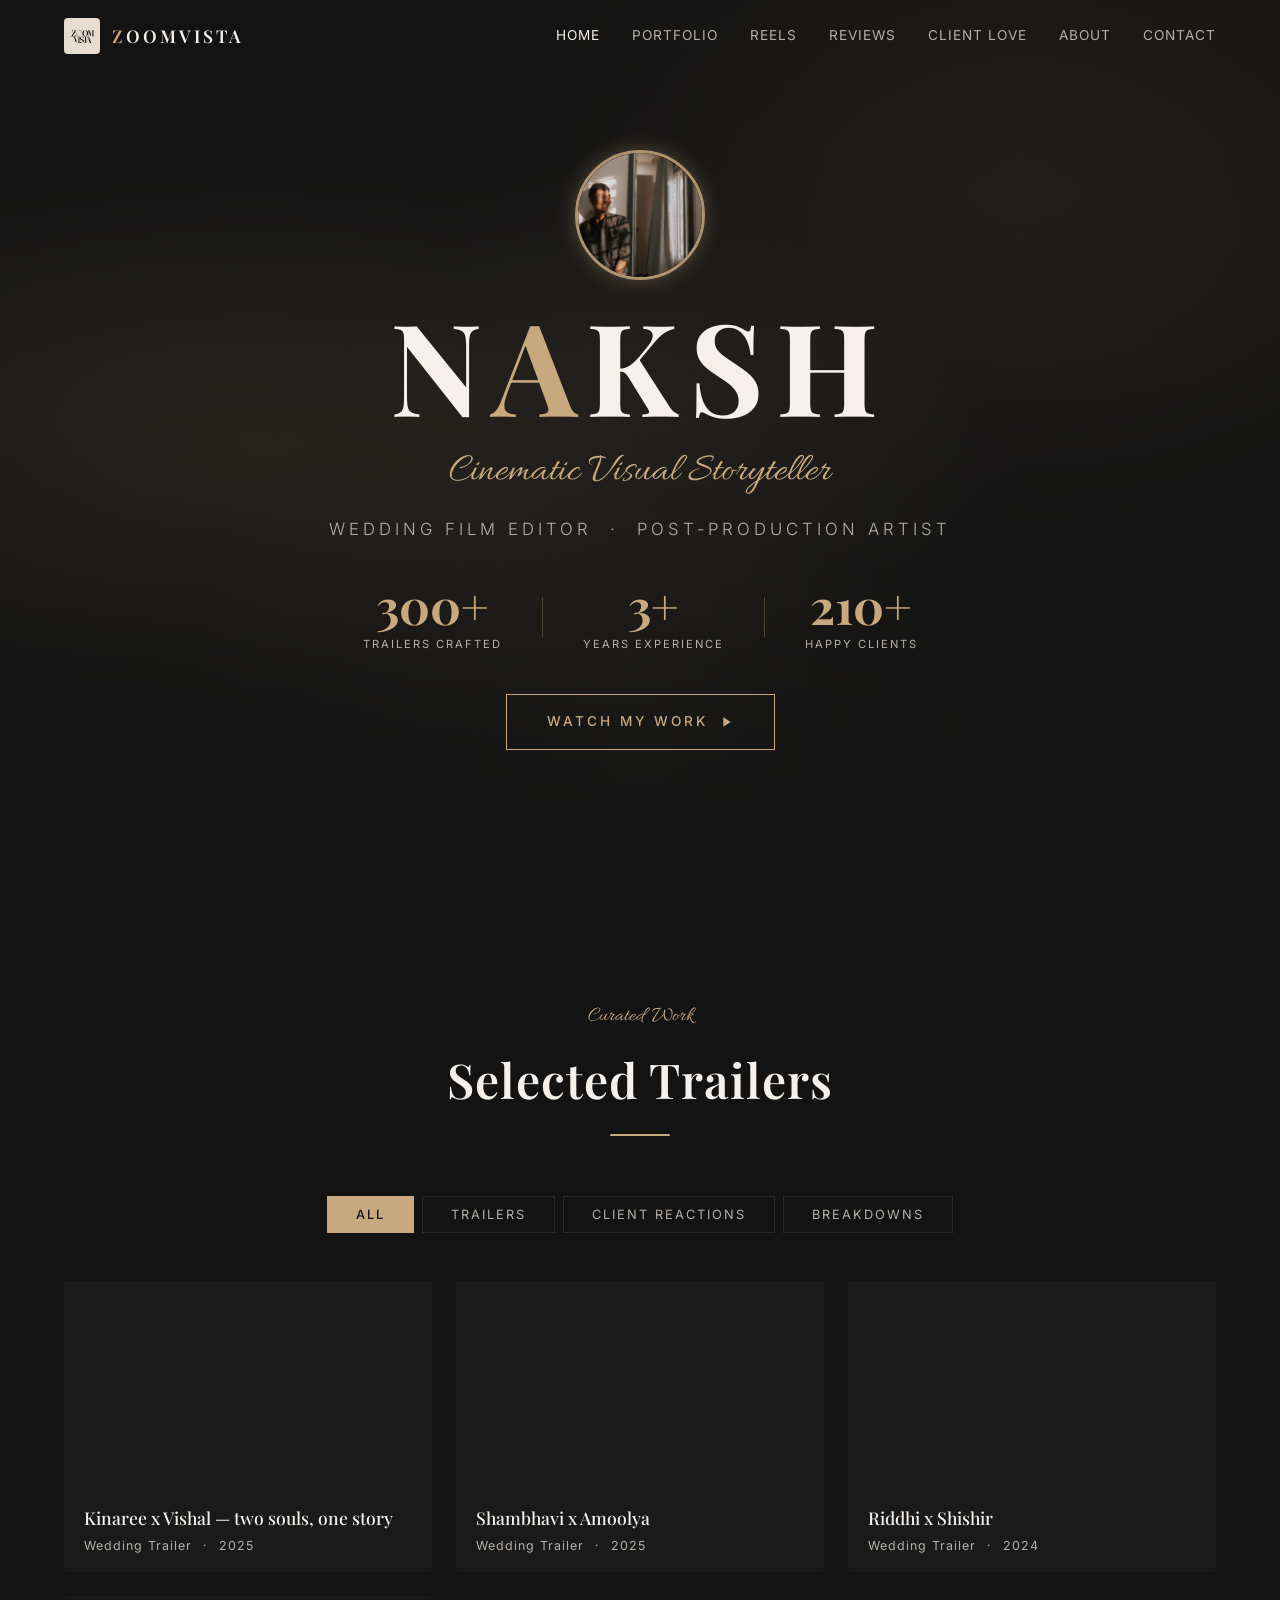
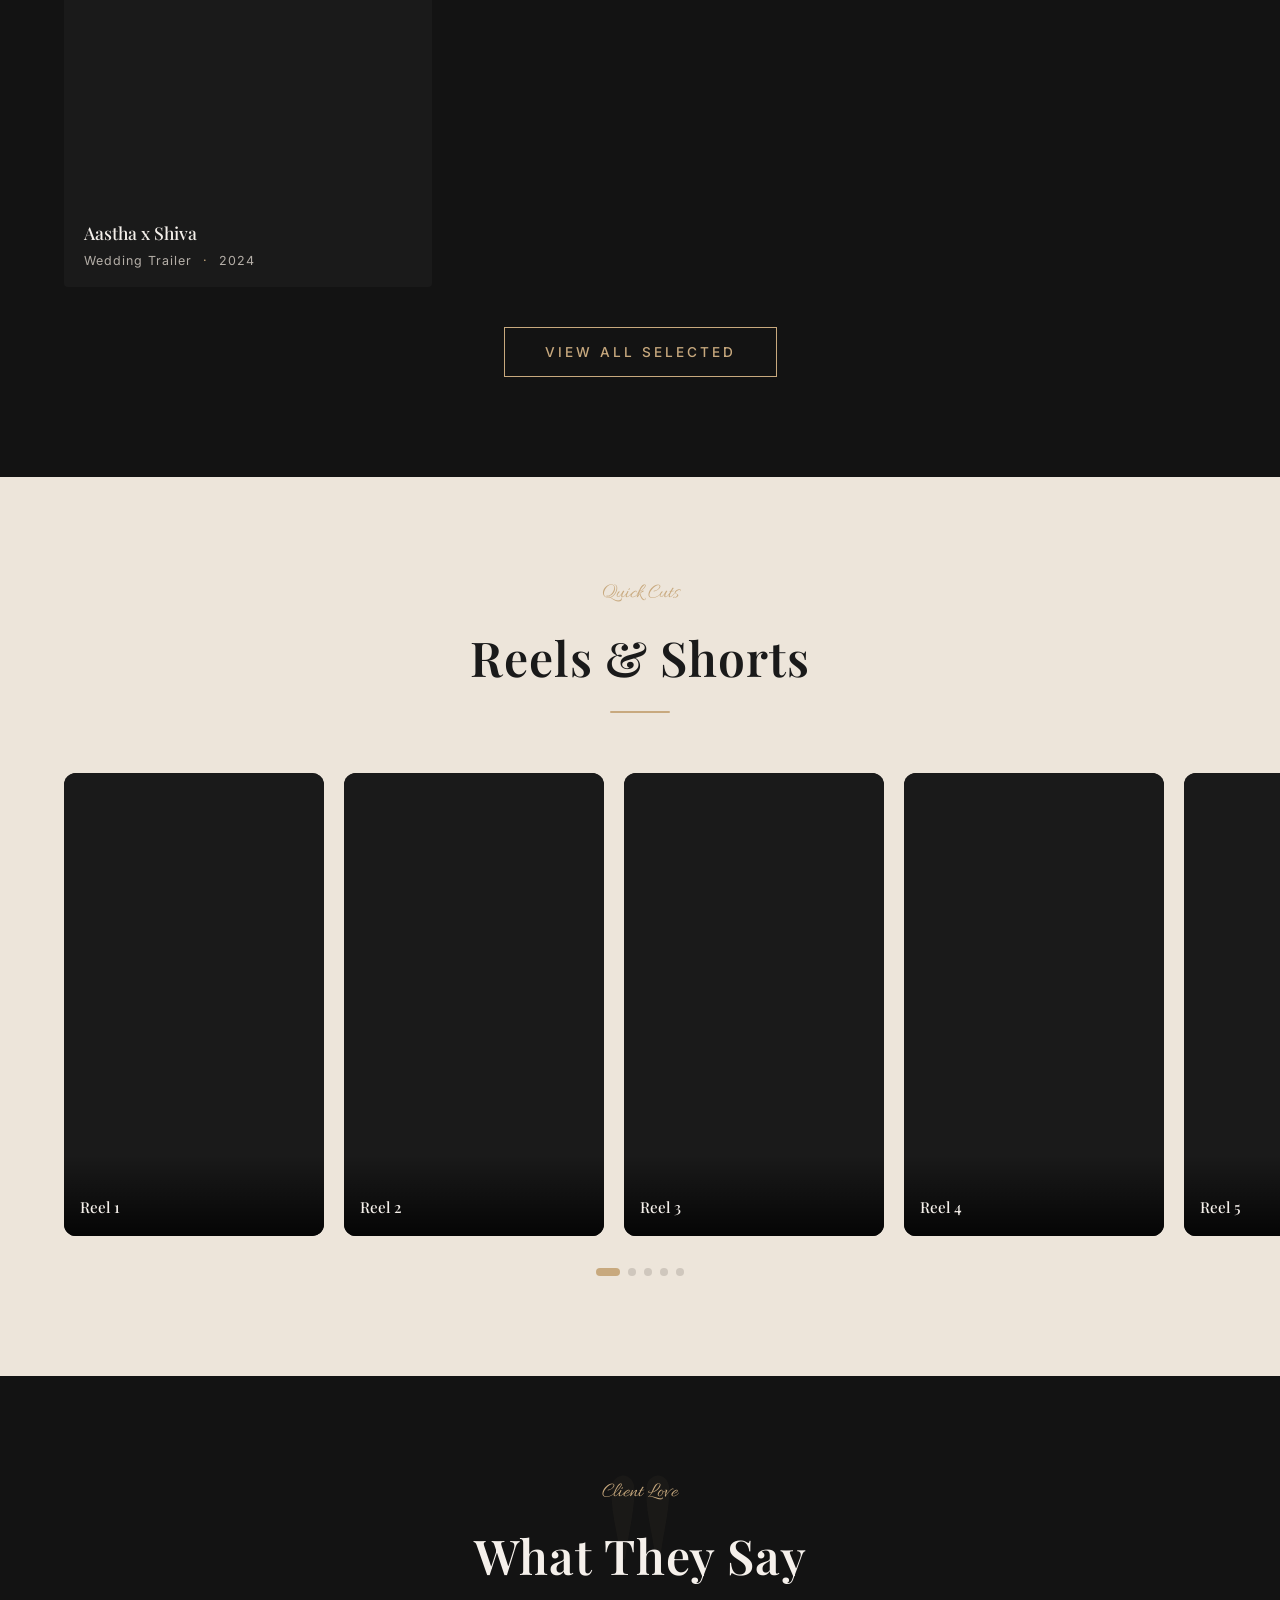
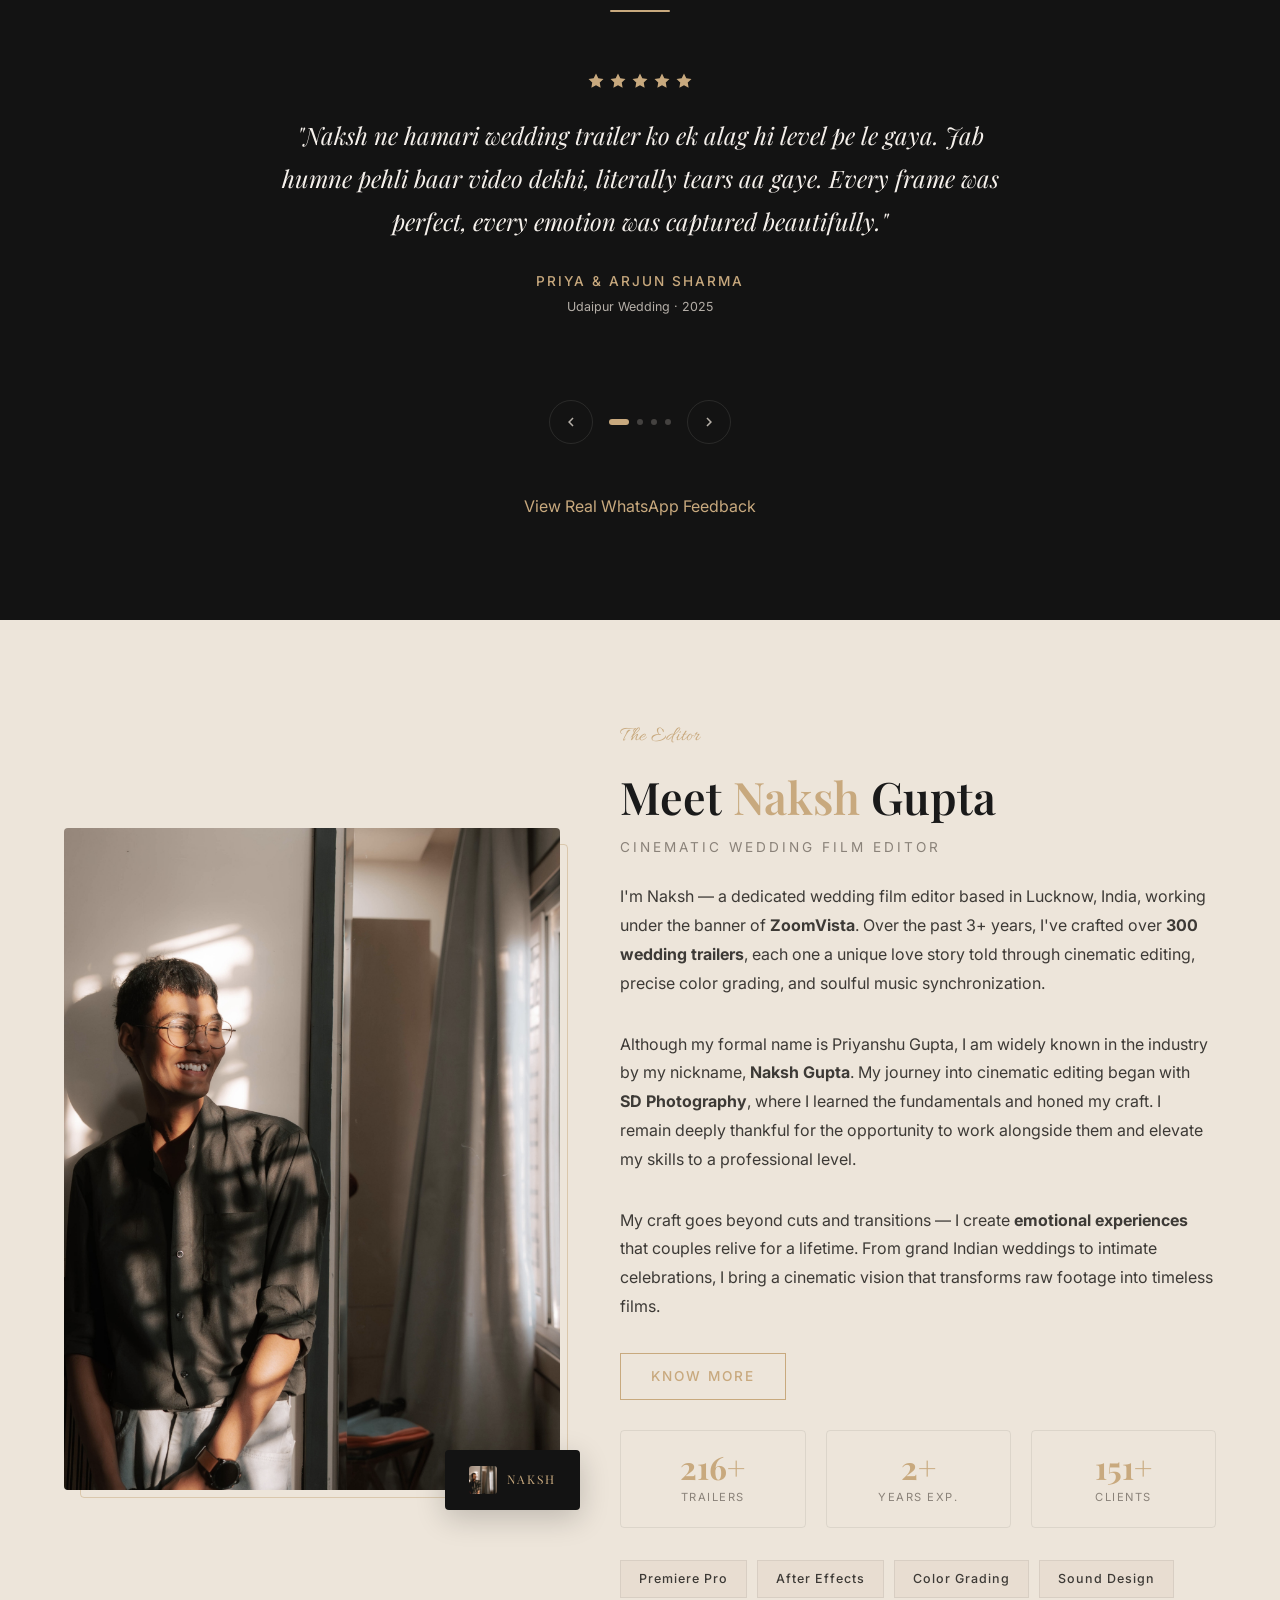
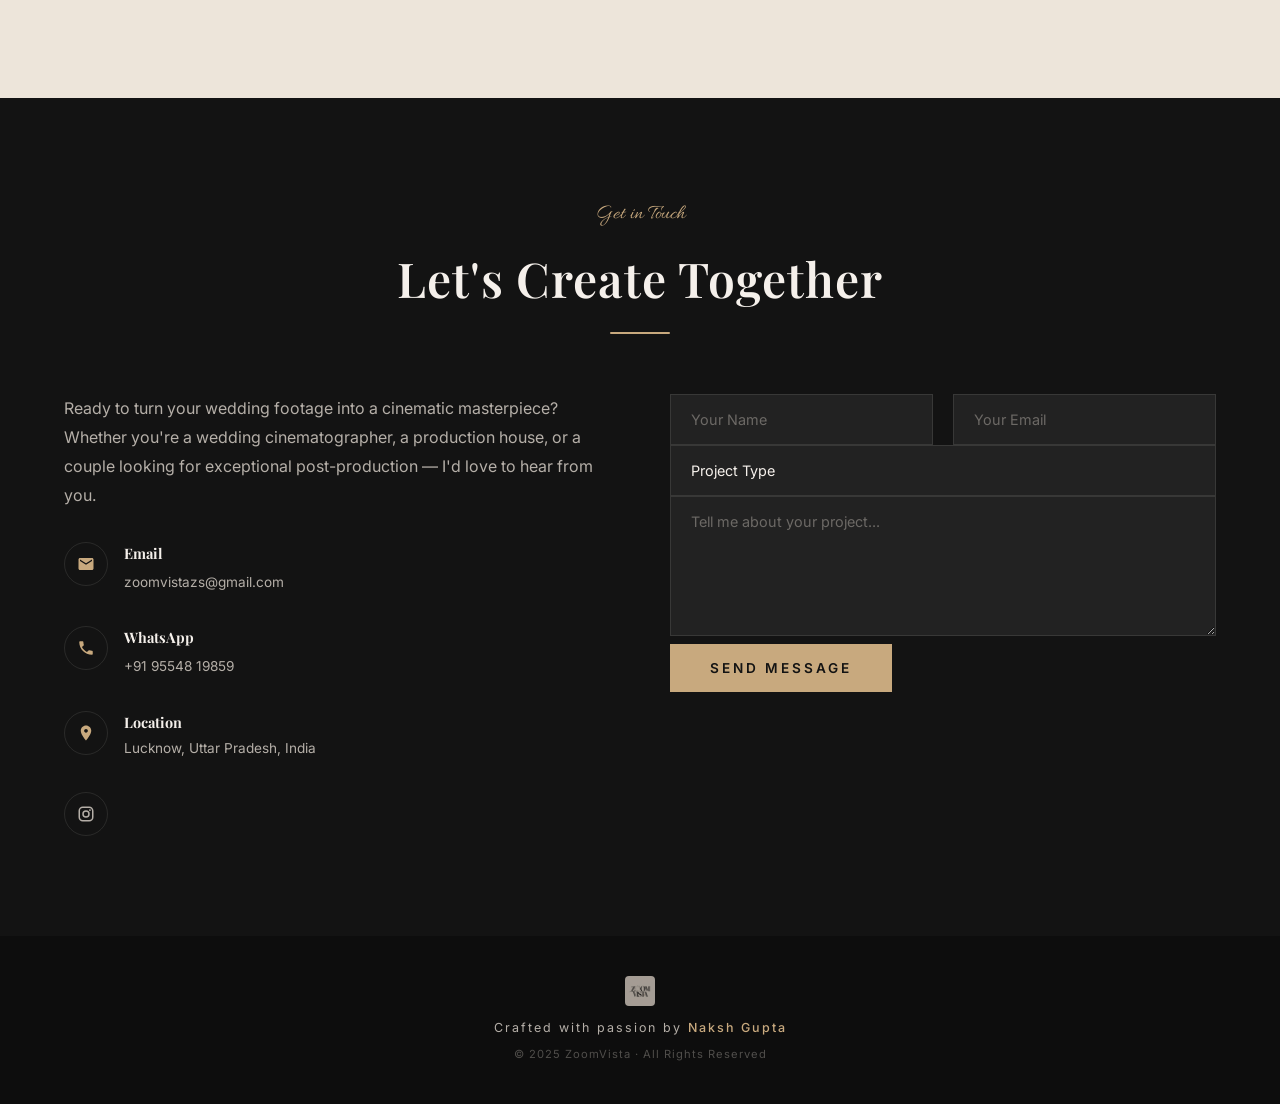
<file: index.html>
<!DOCTYPE html>
<html lang="en">

<head>
  <meta charset="UTF-8">
  <meta name="viewport" content="width=device-width, initial-scale=1.0">
  <title>Naksh Gupta — Cinematic Wedding Film Editor | ZoomVista</title>
  <meta name="description"
    content="Naksh Gupta is a professional cinematic wedding film editor based in Lucknow, India. With 300+ wedding trailers crafted under ZoomVista, he specializes in emotional, cinematic storytelling for wedding films worldwide.">
  <meta name="keywords"
    content="wedding video editor, cinematic wedding films, wedding trailer editor, Naksh Gupta, ZoomVista, Lucknow, India, post-production, wedding cinematography">
  <meta property="og:title" content="Naksh Gupta — Cinematic Wedding Film Editor">
  <meta property="og:description" content="300+ wedding trailers crafted. Cinematic storytelling that moves hearts.">
  <meta property="og:type" content="website">
  <link rel="stylesheet" href="style.css">
</head>

<body>

  <!-- ===== PAGE LOADER ===== -->
  <div class="page-loader" id="pageLoader">
    <img src="logo.jpg" alt="ZoomVista" class="loader-logo">
    <div class="loader-bar"></div>
  </div>

  <!-- ===== NAVIGATION ===== -->
  <nav class="navbar" id="navbar">
    <div class="nav-container">
      <a href="#home" class="nav-brand">
        <img src="logo.jpg" alt="ZoomVista Logo" class="nav-logo">
        <span class="nav-name"><span>Z</span>oomVista</span>
      </a>
      <div class="nav-links">
        <a href="#home">Home</a>
        <a href="#portfolio">Portfolio</a>
        <a href="#reels">Reels</a>
        <a href="#reviews">Reviews</a>
        <a href="feedback.html">Client Love</a>
        <a href="#about">About</a>
        <a href="#contact">Contact</a>
      </div>
      <div class="hamburger" id="hamburger">
        <span></span>
        <span></span>
        <span></span>
      </div>
    </div>
  </nav>

  <!-- Mobile Nav -->
  <div class="mobile-nav" id="mobileNav">
    <a href="#home">Home</a>
    <a href="#portfolio">Portfolio</a>
    <a href="#reels">Reels</a>
    <a href="#reviews">Reviews</a>
    <a href="feedback.html">Client Love</a>
    <a href="#about">About</a>
    <a href="#contact">Contact</a>
  </div>

  <!-- ===== HERO SECTION ===== -->
  <section class="hero" id="home">
    <!-- 
      BACKGROUND VIDEO: Replace YOUR_SHOWREEL_ID with your Gumlet asset ID.
      Uncomment the div below and comment out .hero-gradient-bg to use a video background.
    -->
    <!--
    <div class="hero-video-bg">
      <iframe 
        src="https://play.gumlet.io/embed/YOUR_SHOWREEL_ID?autoplay=true&background=true&loop=true&preload=true" 
        width="100%" height="100%" 
        frameborder="0" 
        allow="autoplay; fullscreen; encrypted-media">
      </iframe>
    </div>
    -->

    <!-- Gradient Fallback (remove when using video bg) -->
    <div class="hero-gradient-bg"></div>

    <!-- Floating particles -->
    <div class="hero-particles">
      <div class="particle"></div>
      <div class="particle"></div>
      <div class="particle"></div>
      <div class="particle"></div>
      <div class="particle"></div>
      <div class="particle"></div>
      <div class="particle"></div>
      <div class="particle"></div>
      <div class="particle"></div>
      <div class="particle"></div>
    </div>

    <div class="hero-overlay"></div>

    <div class="hero-content">
      <img src="assets/naksh-photo.jpg" alt="Naksh Gupta" class="hero-avatar">
      <h1 class="hero-name">N<span class="gold">A</span>KSH</h1>
      <p class="hero-signature">Cinematic Visual Storyteller</p>
      <p class="hero-tagline">Wedding Film Editor &nbsp;·&nbsp; Post-Production Artist</p>

      <div class="hero-stats">
        <div class="hero-stat">
          <div class="stat-number" data-count="300">0</div>
          <div class="stat-label">Trailers Crafted</div>
        </div>
        <div class="hero-stat-divider"></div>
        <div class="hero-stat">
          <div class="stat-number" data-count="3">0</div>
          <div class="stat-label">Years Experience</div>
        </div>
        <div class="hero-stat-divider"></div>
        <div class="hero-stat">
          <div class="stat-number" data-count="210">0</div>
          <div class="stat-label">Happy Clients</div>
        </div>
      </div>

      <a href="#portfolio" class="hero-cta">
        Watch My Work
        <svg viewBox="0 0 24 24">
          <path d="M8 5v14l11-7z" />
        </svg>
      </a>
    </div>
  </section>

  <!-- ===== PORTFOLIO SECTION ===== -->
  <section class="portfolio" id="portfolio">
    <div class="container">
      <div class="section-heading reveal">
        <span class="accent-text">Curated Work</span>
        <h2>Selected Trailers</h2>
        <div class="heading-line"></div>
      </div>

      <div class="filter-tabs reveal">
        <button class="filter-tab active" data-filter="all">All</button>
        <button class="filter-tab" data-filter="trailer">Trailers</button>
        <button class="filter-tab" data-filter="reaction">Client Reactions</button>
        <button class="filter-tab" data-filter="breakdown">Breakdowns</button>
      </div>

      <div class="video-grid">
        <!-- VIDEO CARD 1 -->
        <div class="video-card reveal" data-category="trailer">
          <div class="video-wrapper">
            <iframe loading="lazy" title="Gumlet video player"
              src="https://play.gumlet.io/embed/69dea1a81fa8b408f622060b?background=false&autoplay=false&loop=false&disable_player_controls=false"
              style="border:none; position: absolute; top: 0; left: 0; height: 100%; width: 100%;"
              referrerpolicy="origin"
              allow="accelerometer; gyroscope; autoplay; encrypted-media; picture-in-picture; fullscreen;clipboard-write;"></iframe>
          </div>
          <div class="video-info">
            <h3>Kinaree x Vishal — two souls, one story, and a beautiful journey that’s just beginning. </h3>
            <p class="video-meta">Wedding Trailer <span>·</span> 2025</p>
          </div>
        </div>

        <!-- VIDEO CARD 2 -->
        <div class="video-card reveal reveal-delay-1" data-category="trailer">
          <div class="video-wrapper">
            <iframe loading="lazy" title="Gumlet video player"
              src="https://play.gumlet.io/embed/69dea8dfdbd80813257f2b3c?background=false&autoplay=false&loop=false&disable_player_controls=false"
              style="border:none; position: absolute; top: 0; left: 0; height: 100%; width: 100%;"
              referrerpolicy="origin"
              allow="accelerometer; gyroscope; autoplay; encrypted-media; picture-in-picture; fullscreen;clipboard-write;"></iframe>
          </div>
          <div class="video-info">
            <h3>Shambhavi x Amoolya — a love that feels effortless, yet unforgettable. ✨🎬</h3>
            <p class="video-meta">Wedding Trailer <span>·</span> 2025</p>
          </div>
        </div>

        <!-- VIDEO CARD 3 -->
        <div class="video-card reveal" data-category="trailer">
          <div class="video-wrapper">
            <iframe loading="lazy" title="Gumlet video player"
              src="https://play.gumlet.io/embed/69dea8df0e45fb2cfcef0d13?background=false&autoplay=false&loop=false&disable_player_controls=false"
              style="border:none; position: absolute; top: 0; left: 0; height: 100%; width: 100%;"
              referrerpolicy="origin"
              allow="accelerometer; gyroscope; autoplay; encrypted-media; picture-in-picture; fullscreen; clipboard-write;"></iframe>
          </div>
          <div class="video-info">
            <h3>Riddhi x Shishir — where every glance feels like home, and every moment turns into a memory</h3>
            <p class="video-meta">Wedding Trailer <span>·</span> 2024</p>
          </div>
        </div>

        <!-- VIDEO CARD 4 -->
        <div class="video-card reveal reveal-delay-1" data-category="trailer">
          <div class="video-wrapper">
            <iframe loading="lazy" title="Gumlet video player"
              src="https://play.gumlet.io/embed/69dea1840e45fb2cfcee7081?background=false&autoplay=false&loop=false&disable_player_controls=false"
              style="border:none; position: absolute; top: 0; left: 0; height: 100%; width: 100%;"
              referrerpolicy="origin"
              allow="accelerometer; gyroscope; autoplay; encrypted-media; picture-in-picture; fullscreen; clipboard-write;"></iframe>
          </div>
          <div class="video-info">
            <h3>Aastha x Shiva — a bond written in fate, unfolding into a timeless love story. </h3>
            <p class="video-meta">Wedding Trailer <span>·</span> 2024</p>
          </div>
        </div>

        <!-- VIDEO CARD 5 -->
        <div class="video-card reveal" data-category="trailer">
          <div class="video-wrapper">
            <iframe loading="lazy" title="Gumlet video player"
              src="https://play.gumlet.io/embed/69dea8dfdbd80813257f2b45?background=false&autoplay=false&loop=false&disable_player_controls=false"
              style="border:none; position: absolute; top: 0; left: 0; height: 100%; width: 100%;"
              referrerpolicy="origin"
              allow="accelerometer; gyroscope; autoplay; encrypted-media; picture-in-picture; fullscreen; clipboard-write;"></iframe>
          </div>
          <div class="video-info">
            <h3>Akshay x Sonakshi — two hearts, one vibe, and a story that just feels right</h3>
            <p class="video-meta">Wedding Trailer <span>·</span> 2023</p>
          </div>
        </div>


        <!-- NEW CLIENT REACTION -->
        <div class="video-card reveal" data-category="reaction">
          <div class="video-wrapper">
            <iframe loading="lazy" title="Gumlet video player"
              src="https://play.gumlet.io/embed/69e694c3d04993c17e0940d4?background=false&autoplay=false&loop=false&disable_player_controls=false"
              style="border:none; position: absolute; top: 0; left: 0; height: 100%; width: 100%;"
              referrerpolicy="origin"
              allow="accelerometer; gyroscope; autoplay; encrypted-media; picture-in-picture; fullscreen;clipboard-write;"></iframe>
          </div>
          <div class="video-info">
            <h3>Client Feedback — ZoomVista</h3>
            <p class="video-meta">Live Review <span>·</span> 2024</p>
          </div>
        </div>

        <!-- VIDEO CARD 7 -->
        <div class="video-card reveal" data-category="breakdown">
          <div class="video-wrapper" style="padding-top: 0; aspect-ratio: 9/16;">
            <iframe loading="lazy" title="Gumlet video player"
              src="https://play.gumlet.io/embed/69dec4621fa8b408f62504fa?background=false&autoplay=false&loop=false&disable_player_controls=false"
              style="border:none; position: absolute; top: 0; left: 0; height: 100%; width: 100%;"
              referrerpolicy="origin"
              allow="accelerometer; gyroscope; autoplay; encrypted-media; picture-in-picture; fullscreen;clipboard-write;"></iframe>
          </div>
          <div class="video-info">
            <h3>Timeline Breakdown 1</h3>
            <p class="video-meta">Editing Process <span>·</span> 2024</p>
          </div>
        </div>

        <!-- VIDEO CARD 8 -->
        <div class="video-card reveal reveal-delay-1" data-category="breakdown">
          <div class="video-wrapper" style="padding-top: 0; aspect-ratio: 9/16;">
            <iframe loading="lazy" title="Gumlet video player"
              src="https://play.gumlet.io/embed/69dec4620e45fb2cfcf17169?background=false&autoplay=false&loop=false&disable_player_controls=false"
              style="border:none; position: absolute; top: 0; left: 0; height: 100%; width: 100%;"
              referrerpolicy="origin"
              allow="accelerometer; gyroscope; autoplay; encrypted-media; picture-in-picture; fullscreen;clipboard-write;"></iframe>
          </div>
          <div class="video-info">
            <h3>Timeline Breakdown 2</h3>
            <p class="video-meta">Editing Process <span>·</span> 2024</p>
          </div>
        </div>

        <!-- VIDEO CARD 9 -->
        <div class="video-card reveal" data-category="breakdown">
          <div class="video-wrapper" style="padding-top: 0; aspect-ratio: 9/16;">
            <iframe loading="lazy" title="Gumlet video player"
              src="https://play.gumlet.io/embed/69dec462dbd8081325818aa4?background=false&autoplay=false&loop=false&disable_player_controls=false"
              style="border:none; position: absolute; top: 0; left: 0; height: 100%; width: 100%;"
              referrerpolicy="origin"
              allow="accelerometer; gyroscope; autoplay; encrypted-media; picture-in-picture; fullscreen;clipboard-write;"></iframe>
          </div>
          <div class="video-info">
            <h3>Timeline Breakdown 3</h3>
            <p class="video-meta">Editing Process <span>·</span> 2024</p>
          </div>
        </div>

        <!-- VIDEO CARD 10 -->
        <div class="video-card reveal reveal-delay-1" data-category="breakdown">
          <div class="video-wrapper" style="position:relative;aspect-ratio:9/16;">
            <iframe loading="lazy" title="Gumlet video player"
              src="https://play.gumlet.io/embed/69dffd55a9b612503f1845fc?background=false&autoplay=false&loop=false&disable_player_controls=false"
              style="border:none; position: absolute; top: 0; left: 0; height: 100%; width: 100%;"
              referrerpolicy="origin"
              allow="accelerometer; gyroscope; autoplay; encrypted-media; picture-in-picture; fullscreen;clipboard-write;"></iframe>
          </div>
          <div class="video-info">
            <h3>Timeline Breakdown 4</h3>
            <p class="video-meta">Editing Process <span>·</span> 2024</p>
          </div>
        </div>
      </div>

      <div id="viewMoreWrapper" style="text-align: center; margin-top: 40px; display: none;">
        <button id="viewMoreBtn" class="hero-cta">View All Selected</button>
      </div>
    </div>
  </section>

  <!-- ===== REELS SECTION ===== -->
  <section class="reels" id="reels">
    <div class="container">
      <div class="section-heading reveal">
        <span class="accent-text">Quick Cuts</span>
        <h2>Reels & Shorts</h2>
        <div class="heading-line"></div>
      </div>
    </div>

    <div class="reels-slider" id="reelsSlider">
      <!-- REEL 1 -->
      <div class="reel-card">
        <div class="reel-wrapper">
          <iframe loading="lazy" title="Gumlet video player"
            src="https://play.gumlet.io/embed/69e004a3e034f96e26e07c93?background=false&autoplay=false&loop=false&disable_player_controls=false"
            style="border:none; position: absolute; top: 0; left: 0; height: 100%; width: 100%;" referrerpolicy="origin"
            allow="accelerometer; gyroscope; autoplay; encrypted-media; picture-in-picture; fullscreen;clipboard-write;"></iframe>
        </div>
        <div class="reel-title">
          <h4>Reel 1</h4>
        </div>
      </div>

      <!-- REEL 2 -->
      <div class="reel-card">
        <div class="reel-wrapper">
          <iframe loading="lazy" title="Gumlet video player"
            src="https://play.gumlet.io/embed/69e004a3e034f96e26e07c68?background=false&autoplay=false&loop=false&disable_player_controls=false"
            style="border:none; position: absolute; top: 0; left: 0; height: 100%; width: 100%;" referrerpolicy="origin"
            allow="accelerometer; gyroscope; autoplay; encrypted-media; picture-in-picture; fullscreen;clipboard-write;"></iframe>
        </div>
        <div class="reel-title">
          <h4>Reel 2</h4>
        </div>
      </div>

      <!-- REEL 3 -->
      <div class="reel-card">
        <div class="reel-wrapper">
          <iframe loading="lazy" title="Gumlet video player"
            src="https://play.gumlet.io/embed/69e004a3e034f96e26e07c7d?background=false&autoplay=false&loop=false&disable_player_controls=false"
            style="border:none; position: absolute; top: 0; left: 0; height: 100%; width: 100%;" referrerpolicy="origin"
            allow="accelerometer; gyroscope; autoplay; encrypted-media; picture-in-picture; fullscreen;clipboard-write;"></iframe>
        </div>
        <div class="reel-title">
          <h4>Reel 3</h4>
        </div>
      </div>

      <!-- REEL 4 -->
      <div class="reel-card">
        <div class="reel-wrapper">
          <iframe loading="lazy" title="Gumlet video player"
            src="https://play.gumlet.io/embed/69e004a3e034f96e26e07c6c?background=false&autoplay=false&loop=false&disable_player_controls=false"
            style="border:none; position: absolute; top: 0; left: 0; height: 100%; width: 100%;" referrerpolicy="origin"
            allow="accelerometer; gyroscope; autoplay; encrypted-media; picture-in-picture; fullscreen;clipboard-write;"></iframe>
        </div>
        <div class="reel-title">
          <h4>Reel 4</h4>
        </div>
      </div>

      <!-- REEL 5 -->
      <div class="reel-card">
        <div class="reel-wrapper">
          <iframe loading="lazy" title="Gumlet video player"
            src="https://play.gumlet.io/embed/69e004a3e034f96e26e07c66?background=false&autoplay=false&loop=false&disable_player_controls=false"
            style="border:none; position: absolute; top: 0; left: 0; height: 100%; width: 100%;" referrerpolicy="origin"
            allow="accelerometer; gyroscope; autoplay; encrypted-media; picture-in-picture; fullscreen;clipboard-write;"></iframe>
        </div>
        <div class="reel-title">
          <h4>Reel 5</h4>
        </div>
      </div>

      <!-- REEL 6 -->
      <div class="reel-card">
        <div class="reel-wrapper">
          <iframe loading="lazy" title="Gumlet video player"
            src="https://play.gumlet.io/embed/69e004a3aa34550ef76abb25?background=false&autoplay=false&loop=false&disable_player_controls=false"
            style="border:none; position: absolute; top: 0; left: 0; height: 100%; width: 100%;" referrerpolicy="origin"
            allow="accelerometer; gyroscope; autoplay; encrypted-media; picture-in-picture; fullscreen;clipboard-write;"></iframe>
        </div>
        <div class="reel-title">
          <h4>Reel 6</h4>
        </div>
      </div>

      <!-- REEL 7 -->
      <div class="reel-card">
        <div class="reel-wrapper">
          <iframe loading="lazy" title="Gumlet video player"
            src="https://play.gumlet.io/embed/69e004a2aa34550ef76abb14?background=false&autoplay=false&loop=false&disable_player_controls=false"
            style="border:none; position: absolute; top: 0; left: 0; height: 100%; width: 100%;" referrerpolicy="origin"
            allow="accelerometer; gyroscope; autoplay; encrypted-media; picture-in-picture; fullscreen;clipboard-write;"></iframe>
        </div>
        <div class="reel-title">
          <h4>Reel 7</h4>
        </div>
      </div>

      <!-- REEL 8 -->
      <div class="reel-card">
        <div class="reel-wrapper">
          <iframe loading="lazy" title="Gumlet video player"
            src="https://play.gumlet.io/embed/69e004a3a9b612503f1905c2?background=false&autoplay=false&loop=false&disable_player_controls=false"
            style="border:none; position: absolute; top: 0; left: 0; height: 100%; width: 100%;" referrerpolicy="origin"
            allow="accelerometer; gyroscope; autoplay; encrypted-media; picture-in-picture; fullscreen;clipboard-write;"></iframe>
        </div>
        <div class="reel-title">
          <h4>Reel 8</h4>
        </div>
      </div>

      <!-- REEL 9 -->
      <div class="reel-card">
        <div class="reel-wrapper">
          <iframe loading="lazy" title="Gumlet video player"
            src="https://play.gumlet.io/embed/69e004a3e034f96e26e07c87?background=false&autoplay=false&loop=false&disable_player_controls=false"
            style="border:none; position: absolute; top: 0; left: 0; height: 100%; width: 100%;" referrerpolicy="origin"
            allow="accelerometer; gyroscope; autoplay; encrypted-media; picture-in-picture; fullscreen;clipboard-write;"></iframe>
        </div>
        <div class="reel-title">
          <h4>Reel 9</h4>
        </div>
      </div>

      <!-- REEL 10 -->
      <div class="reel-card">
        <div class="reel-wrapper">
          <iframe loading="lazy" title="Gumlet video player"
            src="https://play.gumlet.io/embed/69e00013a9b612503f188d77?background=false&autoplay=false&loop=false&disable_player_controls=false"
            style="border:none; position: absolute; top: 0; left: 0; height: 100%; width: 100%;" referrerpolicy="origin"
            allow="accelerometer; gyroscope; autoplay; encrypted-media; picture-in-picture; fullscreen;clipboard-write;"></iframe>
        </div>
        <div class="reel-title">
          <h4>Reel 10</h4>
        </div>
      </div>
    </div>

    <div class="reels-dots" id="reelsDots">
      <button class="reels-dot active"></button>
      <button class="reels-dot"></button>
      <button class="reels-dot"></button>
      <button class="reels-dot"></button>
      <button class="reels-dot"></button>
    </div>
  </section>

  <!-- ===== REVIEWS SECTION ===== -->
  <section class="reviews" id="reviews">
    <div class="container">
      <div class="section-heading reveal">
        <span class="accent-text">Client Love</span>
        <h2>What They Say</h2>
        <div class="heading-line"></div>
      </div>

      <div class="reviews-slider">
        <div class="reviews-track" id="reviewsTrack">
          <!-- REVIEW 1 -->
          <div class="review-card">
            <div class="review-stars">
              <svg viewBox="0 0 24 24">
                <path
                  d="M12 2l3.09 6.26L22 9.27l-5 4.87 1.18 6.88L12 17.77l-6.18 3.25L7 14.14 2 9.27l6.91-1.01L12 2z" />
              </svg>
              <svg viewBox="0 0 24 24">
                <path
                  d="M12 2l3.09 6.26L22 9.27l-5 4.87 1.18 6.88L12 17.77l-6.18 3.25L7 14.14 2 9.27l6.91-1.01L12 2z" />
              </svg>
              <svg viewBox="0 0 24 24">
                <path
                  d="M12 2l3.09 6.26L22 9.27l-5 4.87 1.18 6.88L12 17.77l-6.18 3.25L7 14.14 2 9.27l6.91-1.01L12 2z" />
              </svg>
              <svg viewBox="0 0 24 24">
                <path
                  d="M12 2l3.09 6.26L22 9.27l-5 4.87 1.18 6.88L12 17.77l-6.18 3.25L7 14.14 2 9.27l6.91-1.01L12 2z" />
              </svg>
              <svg viewBox="0 0 24 24">
                <path
                  d="M12 2l3.09 6.26L22 9.27l-5 4.87 1.18 6.88L12 17.77l-6.18 3.25L7 14.14 2 9.27l6.91-1.01L12 2z" />
              </svg>
            </div>
            <p class="review-text">"Naksh ne hamari wedding trailer ko ek alag hi level pe le gaya. Jab humne pehli baar
              video dekhi, literally tears aa gaye. Every frame was perfect, every emotion was captured beautifully."
            </p>
            <p class="review-author">Priya & Arjun Sharma</p>
            <p class="review-role">Udaipur Wedding · 2025</p>
          </div>

          <!-- REVIEW 2 -->
          <div class="review-card">
            <div class="review-stars">
              <svg viewBox="0 0 24 24">
                <path
                  d="M12 2l3.09 6.26L22 9.27l-5 4.87 1.18 6.88L12 17.77l-6.18 3.25L7 14.14 2 9.27l6.91-1.01L12 2z" />
              </svg>
              <svg viewBox="0 0 24 24">
                <path
                  d="M12 2l3.09 6.26L22 9.27l-5 4.87 1.18 6.88L12 17.77l-6.18 3.25L7 14.14 2 9.27l6.91-1.01L12 2z" />
              </svg>
              <svg viewBox="0 0 24 24">
                <path
                  d="M12 2l3.09 6.26L22 9.27l-5 4.87 1.18 6.88L12 17.77l-6.18 3.25L7 14.14 2 9.27l6.91-1.01L12 2z" />
              </svg>
              <svg viewBox="0 0 24 24">
                <path
                  d="M12 2l3.09 6.26L22 9.27l-5 4.87 1.18 6.88L12 17.77l-6.18 3.25L7 14.14 2 9.27l6.91-1.01L12 2z" />
              </svg>
              <svg viewBox="0 0 24 24">
                <path
                  d="M12 2l3.09 6.26L22 9.27l-5 4.87 1.18 6.88L12 17.77l-6.18 3.25L7 14.14 2 9.27l6.91-1.01L12 2z" />
              </svg>
            </div>
            <p class="review-text">"Working with Naksh was an absolute pleasure. He understood our vision perfectly and
              delivered a cinematic masterpiece. The color grading, the pacing, the music sync — everything was on
              point. Highly recommended!"</p>
            <p class="review-author">Meera & Karan Mehta</p>
            <p class="review-role">Jaipur Wedding · 2025</p>
          </div>

          <!-- REVIEW 3 -->
          <div class="review-card">
            <div class="review-stars">
              <svg viewBox="0 0 24 24">
                <path
                  d="M12 2l3.09 6.26L22 9.27l-5 4.87 1.18 6.88L12 17.77l-6.18 3.25L7 14.14 2 9.27l6.91-1.01L12 2z" />
              </svg>
              <svg viewBox="0 0 24 24">
                <path
                  d="M12 2l3.09 6.26L22 9.27l-5 4.87 1.18 6.88L12 17.77l-6.18 3.25L7 14.14 2 9.27l6.91-1.01L12 2z" />
              </svg>
              <svg viewBox="0 0 24 24">
                <path
                  d="M12 2l3.09 6.26L22 9.27l-5 4.87 1.18 6.88L12 17.77l-6.18 3.25L7 14.14 2 9.27l6.91-1.01L12 2z" />
              </svg>
              <svg viewBox="0 0 24 24">
                <path
                  d="M12 2l3.09 6.26L22 9.27l-5 4.87 1.18 6.88L12 17.77l-6.18 3.25L7 14.14 2 9.27l6.91-1.01L12 2z" />
              </svg>
              <svg viewBox="0 0 24 24">
                <path
                  d="M12 2l3.09 6.26L22 9.27l-5 4.87 1.18 6.88L12 17.77l-6.18 3.25L7 14.14 2 9.27l6.91-1.01L12 2z" />
              </svg>
            </div>
            <p class="review-text">"We got our trailer on time and it exceeded all expectations. Naksh's editing style
              is truly world-class. The way he weaves emotions into every cut is remarkable. Our families couldn't stop
              watching it on repeat!"</p>
            <p class="review-author">Ananya & Rohit Verma</p>
            <p class="review-role">Lucknow Wedding · 2024</p>
          </div>

          <!-- REVIEW 4 -->
          <div class="review-card">
            <div class="review-stars">
              <svg viewBox="0 0 24 24">
                <path
                  d="M12 2l3.09 6.26L22 9.27l-5 4.87 1.18 6.88L12 17.77l-6.18 3.25L7 14.14 2 9.27l6.91-1.01L12 2z" />
              </svg>
              <svg viewBox="0 0 24 24">
                <path
                  d="M12 2l3.09 6.26L22 9.27l-5 4.87 1.18 6.88L12 17.77l-6.18 3.25L7 14.14 2 9.27l6.91-1.01L12 2z" />
              </svg>
              <svg viewBox="0 0 24 24">
                <path
                  d="M12 2l3.09 6.26L22 9.27l-5 4.87 1.18 6.88L12 17.77l-6.18 3.25L7 14.14 2 9.27l6.91-1.01L12 2z" />
              </svg>
              <svg viewBox="0 0 24 24">
                <path
                  d="M12 2l3.09 6.26L22 9.27l-5 4.87 1.18 6.88L12 17.77l-6.18 3.25L7 14.14 2 9.27l6.91-1.01L12 2z" />
              </svg>
              <svg viewBox="0 0 24 24">
                <path
                  d="M12 2l3.09 6.26L22 9.27l-5 4.87 1.18 6.88L12 17.77l-6.18 3.25L7 14.14 2 9.27l6.91-1.01L12 2z" />
              </svg>
            </div>
            <p class="review-text">"As a wedding cinematographer, I've worked with many editors — Naksh stands out. His
              understanding of pacing, color science, and storytelling makes him one of the best in the business. I
              trust him completely with my footage."</p>
            <p class="review-author">Ravi Kumar</p>
            <p class="review-role">Wedding Cinematographer · Delhi</p>
          </div>
        </div>
      </div>

      <div class="reviews-controls">
        <button class="review-btn" id="reviewPrev">
          <svg viewBox="0 0 24 24">
            <path d="M15.41 7.41L14 6l-6 6 6 6 1.41-1.41L10.83 12z" />
          </svg>
        </button>
        <div class="reviews-dots" id="reviewsDots">
          <button class="reviews-dot active"></button>
          <button class="reviews-dot"></button>
          <button class="reviews-dot"></button>
          <button class="reviews-dot"></button>
        </div>
        <button class="review-btn" id="reviewNext">
          <svg viewBox="0 0 24 24">
            <path d="M10 6L8.59 7.41 13.17 12l-4.58 4.59L10 18l6-6z" />
          </svg>
        </button>
      </div>

      <div style="text-align: center; margin-top: 50px;" class="reveal reveal-delay-2">
        <a href="feedback.html" class="btn btn-outline" style="border-color: var(--accent-gold); color: var(--accent-gold);">View Real WhatsApp Feedback</a>
      </div>
    </div>
  </section>

  <!-- ===== ABOUT SECTION ===== -->
  <section class="about" id="about">
    <div class="container">
      <div class="about-grid">
        <!-- Image Side -->
        <div class="about-image-wrapper reveal">
          <!-- Replace this with your actual photo -->
          <img src="assets/IMG_20260415_025946.jpg" alt="Naksh Gupta — Wedding Film Editor" class="about-image">
          <div class="about-image-frame"></div>
          <div class="about-badge">
            <img src="assets/naksh-photo.jpg" alt="Naksh">
            <span>Naksh</span>
          </div>
        </div>

        <!-- Content Side -->
        <div class="about-content reveal reveal-delay-2">
          <span class="accent-text">The Editor</span>
          <h2>Meet <span>Naksh</span> Gupta</h2>
          <p class="about-subtitle">Cinematic Wedding Film Editor</p>
          <p class="about-text">
            I'm Naksh — a dedicated wedding film editor based in Lucknow, India, working under the banner of
            <strong>ZoomVista</strong>.
            Over the past 3+ years, I've crafted over <strong>300 wedding trailers</strong>, each one a unique love
            story told through cinematic editing,
            precise color grading, and soulful music synchronization.
          </p>
          <p class="about-text">
            Although my formal name is Priyanshu Gupta, I am widely known in the industry by my nickname, <strong>Naksh
              Gupta</strong>.
            My journey into cinematic editing began with <strong>SD Photography</strong>, where I learned the
            fundamentals and honed my craft. I remain deeply thankful for the opportunity to work alongside them and
            elevate my skills to a professional level.
          </p>
          <p class="about-text">
            My craft goes beyond cuts and transitions — I create <strong>emotional experiences</strong> that couples
            relive for a lifetime.
            From grand Indian weddings to intimate celebrations, I bring a cinematic vision that transforms raw footage
            into
            timeless films.
          </p>
          <a href="blog.html" class="btn-blog">Know More</a>

          <div class="about-stats">
            <div class="about-stat">
              <div class="stat-num" data-count="300">0</div>
              <div class="stat-txt">Trailers</div>
            </div>
            <div class="about-stat">
              <div class="stat-num" data-count="3">0</div>
              <div class="stat-txt">Years Exp.</div>
            </div>
            <div class="about-stat">
              <div class="stat-num" data-count="210">0</div>
              <div class="stat-txt">Clients</div>
            </div>
          </div>

          <div class="about-skills">
            <span class="skill-tag">Premiere Pro</span>
            <span class="skill-tag">After Effects</span>
            <span class="skill-tag">Color Grading</span>
            <span class="skill-tag">Sound Design</span>
          </div>
        </div>
      </div>
    </div>
  </section>

  <!-- ===== CONTACT SECTION ===== -->
  <section class="contact" id="contact">
    <div class="container">
      <div class="section-heading reveal">
        <span class="accent-text">Get in Touch</span>
        <h2>Let's Create Together</h2>
        <div class="heading-line"></div>
      </div>

      <div class="contact-grid">
        <!-- Info Side -->
        <div class="contact-info reveal">
          <p class="contact-info-text">
            Ready to turn your wedding footage into a cinematic masterpiece? Whether you're a wedding cinematographer,
            a production house, or a couple looking for exceptional post-production — I'd love to hear from you.
          </p>

          <div class="contact-detail">
            <div class="contact-detail-icon">
              <svg viewBox="0 0 24 24">
                <path
                  d="M20 4H4c-1.1 0-1.99.9-1.99 2L2 18c0 1.1.9 2 2 2h16c1.1 0 2-.9 2-2V6c0-1.1-.9-2-2-2zm0 4l-8 5-8-5V6l8 5 8-5v2z" />
              </svg>
            </div>
            <div>
              <h4>Email</h4>
              <a href="mailto:zoomvistazs@gmail.com">zoomvistazs@gmail.com</a>
            </div>
          </div>

          <div class="contact-detail">
            <div class="contact-detail-icon">
              <svg viewBox="0 0 24 24">
                <path
                  d="M6.62 10.79c1.44 2.83 3.76 5.14 6.59 6.59l2.2-2.2c.27-.27.67-.36 1.02-.24 1.12.37 2.33.57 3.57.57.55 0 1 .45 1 1V20c0 .55-.45 1-1 1-9.39 0-17-7.61-17-17 0-.55.45-1 1-1h3.5c.55 0 1 .45 1 1 0 1.25.2 2.45.57 3.57.11.35.03.74-.25 1.02l-2.2 2.2z" />
              </svg>
            </div>
            <div>
              <h4>WhatsApp</h4>
              <a href="https://wa.me/919554819859" target="_blank">+91 95548 19859</a>
            </div>
          </div>

          <div class="contact-detail">
            <div class="contact-detail-icon">
              <svg viewBox="0 0 24 24">
                <path
                  d="M12 2C8.13 2 5 5.13 5 9c0 5.25 7 13 7 13s7-7.75 7-13c0-3.87-3.13-7-7-7zm0 9.5c-1.38 0-2.5-1.12-2.5-2.5s1.12-2.5 2.5-2.5 2.5 1.12 2.5 2.5-1.12 2.5-2.5 2.5z" />
              </svg>
            </div>
            <div>
              <h4>Location</h4>
              <p>Lucknow, Uttar Pradesh, India</p>
            </div>
          </div>

          <div class="contact-socials">
            <!-- Instagram -->
            <a href="https://www.instagram.com/zoom_vista_?igsh=dnkycGl3enBhcGc5" class="social-link" target="_blank"
              aria-label="Instagram">
              <svg viewBox="0 0 24 24">
                <path
                  d="M7.8 2h8.4C19.4 2 22 4.6 22 7.8v8.4a5.8 5.8 0 0 1-5.8 5.8H7.8C4.6 22 2 19.4 2 16.2V7.8A5.8 5.8 0 0 1 7.8 2m-.2 2A3.6 3.6 0 0 0 4 7.6v8.8C4 18.39 5.61 20 7.6 20h8.8a3.6 3.6 0 0 0 3.6-3.6V7.6C20 5.61 18.39 4 16.4 4H7.6m9.65 1.5a1.25 1.25 0 0 1 1.25 1.25A1.25 1.25 0 0 1 17.25 8 1.25 1.25 0 0 1 16 6.75a1.25 1.25 0 0 1 1.25-1.25M12 7a5 5 0 0 1 5 5 5 5 0 0 1-5 5 5 5 0 0 1-5-5 5 5 0 0 1 5-5m0 2a3 3 0 0 0-3 3 3 3 0 0 0 3 3 3 3 0 0 0 3-3 3 3 0 0 0-3-3z" />
              </svg>
            </a>
          </div>
        </div>

        <!-- Form Side -->
        <div class="contact-form reveal reveal-delay-2">
          <form id="contactForm">
            <div class="form-row">
              <div class="form-group">
                <input type="text" id="formName" placeholder="Your Name" required>
              </div>
              <div class="form-group">
                <input type="email" id="formEmail" placeholder="Your Email" required>
              </div>
            </div>
            <div class="form-group">
              <select id="formType">
                <option value="" disabled selected>Project Type</option>
                <option value="trailer">Wedding Trailer</option>
                <option value="teaser">Wedding Teaser</option>
                <option value="highlight">Highlight Film</option>
                <option value="reels">Instagram Reels</option>
                <option value="fullfilm">Full Wedding Film</option>
                <option value="other">Other</option>
              </select>
            </div>
            <div class="form-group">
              <textarea id="formMessage" placeholder="Tell me about your project..." rows="5"></textarea>
            </div>
            <button type="submit" class="btn-submit" id="submitBtn">Send Message</button>
          </form>
        </div>
      </div>
    </div>
  </section>

  <!-- ===== FOOTER ===== -->
  <footer class="footer">
    <img src="logo.jpg" alt="ZoomVista" class="footer-logo">
    <p class="footer-text">Crafted with passion by <span>Naksh Gupta</span></p>
    <p class="footer-copy">© 2025 ZoomVista · All Rights Reserved</p>
  </footer>

  <script src="script.js?v=7"></script>
</body>

</html>
</file>
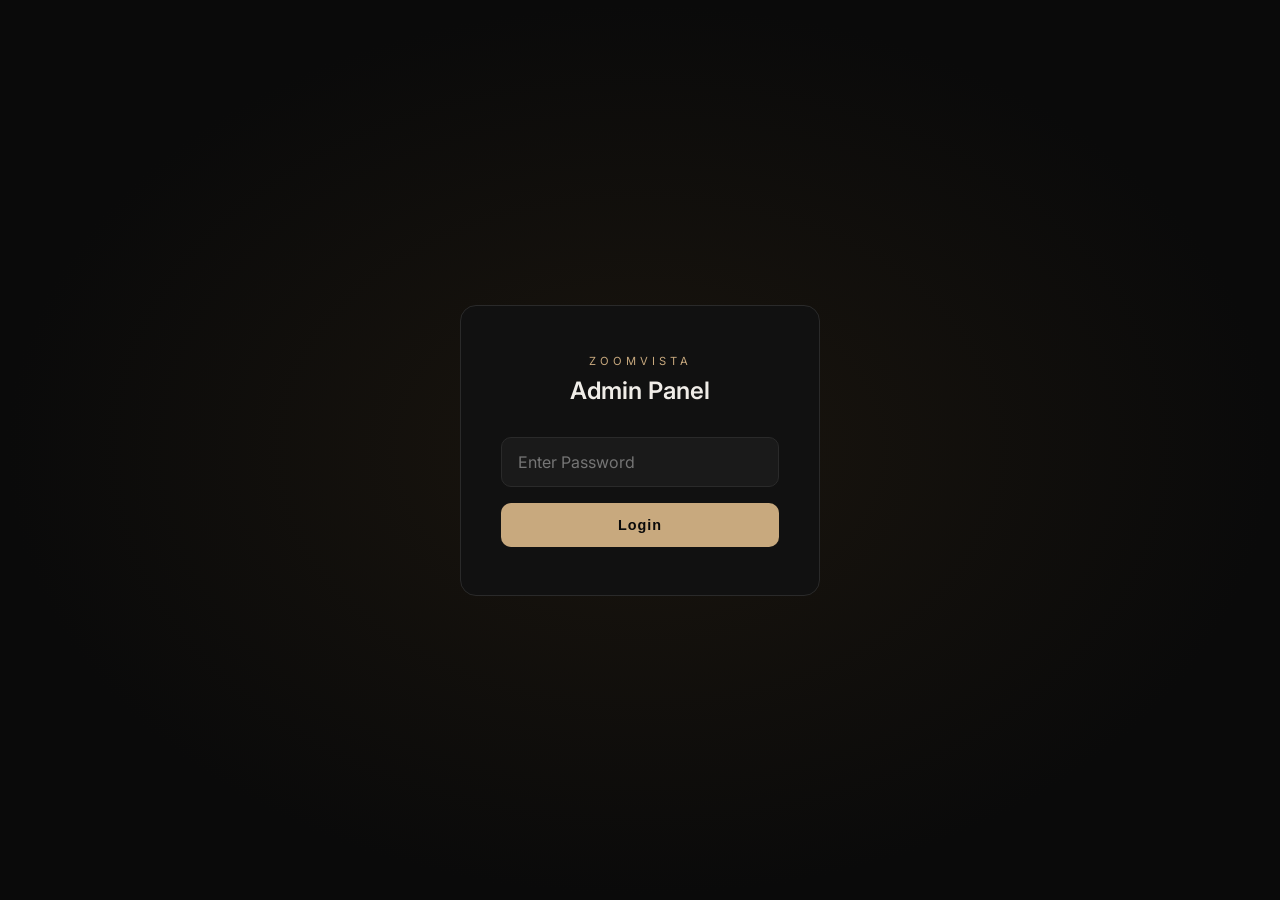
<file: admin.html>
<!DOCTYPE html>
<html lang="en">
<head>
  <meta charset="UTF-8">
  <meta name="viewport" content="width=device-width, initial-scale=1.0">
  <title>ZoomVista Admin Panel</title>
  <link href="https://fonts.googleapis.com/css2?family=Inter:wght@300;400;500;600;700&display=swap" rel="stylesheet">
  <style>
    :root {
      --bg: #0a0a0a;
      --surface: #111111;
      --surface2: #1a1a1a;
      --border: #2a2a2a;
      --gold: #c8a97e;
      --gold-dim: rgba(200, 169, 126, 0.15);
      --text: #f0ede8;
      --text-muted: #7a7672;
      --danger: #e05555;
      --success: #4CAF82;
      --radius: 10px;
    }

    * { margin: 0; padding: 0; box-sizing: border-box; }
    body { font-family: 'Inter', sans-serif; background: var(--bg); color: var(--text); min-height: 100vh; }

    /* ======== LOGIN SCREEN ======== */
    #loginScreen {
      display: flex;
      align-items: center;
      justify-content: center;
      min-height: 100vh;
      background: radial-gradient(ellipse at center, #1a150e 0%, #0a0a0a 70%);
    }

    .login-box {
      background: var(--surface);
      border: 1px solid var(--border);
      border-radius: 16px;
      padding: 48px 40px;
      width: 360px;
      text-align: center;
    }

    .login-logo {
      font-size: 0.7rem;
      letter-spacing: 4px;
      text-transform: uppercase;
      color: var(--gold);
      margin-bottom: 8px;
    }

    .login-title {
      font-size: 1.5rem;
      font-weight: 600;
      margin-bottom: 32px;
      color: var(--text);
    }

    .login-input {
      width: 100%;
      padding: 14px 16px;
      background: var(--surface2);
      border: 1px solid var(--border);
      border-radius: var(--radius);
      color: var(--text);
      font-size: 1rem;
      font-family: inherit;
      margin-bottom: 16px;
      transition: border-color 0.2s;
      outline: none;
    }

    .login-input:focus { border-color: var(--gold); }

    .login-btn {
      width: 100%;
      padding: 14px;
      background: var(--gold);
      color: #0a0a0a;
      border: none;
      border-radius: var(--radius);
      font-size: 0.9rem;
      font-weight: 600;
      letter-spacing: 1px;
      cursor: pointer;
      transition: opacity 0.2s;
    }

    .login-btn:hover { opacity: 0.9; }
    .login-error { color: var(--danger); font-size: 0.8rem; margin-top: 10px; display: none; }

    /* ======== ADMIN PANEL ======== */
    #adminPanel { display: none; }

    .admin-header {
      background: var(--surface);
      border-bottom: 1px solid var(--border);
      padding: 16px 28px;
      display: flex;
      align-items: center;
      justify-content: space-between;
      position: sticky;
      top: 0;
      z-index: 100;
    }

    .admin-header-left { display: flex; align-items: center; gap: 12px; }
    .admin-logo { font-size: 0.65rem; letter-spacing: 4px; color: var(--gold); text-transform: uppercase; }
    .admin-title { font-size: 0.95rem; font-weight: 600; color: var(--text); }

    .logout-btn {
      padding: 8px 18px;
      background: transparent;
      border: 1px solid var(--border);
      border-radius: 8px;
      color: var(--text-muted);
      font-size: 0.8rem;
      cursor: pointer;
      font-family: inherit;
      transition: all 0.2s;
    }
    .logout-btn:hover { border-color: var(--danger); color: var(--danger); }

    .admin-body { padding: 32px 28px; max-width: 1100px; margin: 0 auto; }

    /* Tabs */
    .admin-tabs {
      display: flex;
      gap: 6px;
      margin-bottom: 28px;
      border-bottom: 1px solid var(--border);
      padding-bottom: 16px;
    }

    .admin-tab {
      padding: 9px 22px;
      background: transparent;
      border: 1px solid var(--border);
      border-radius: 8px;
      color: var(--text-muted);
      font-size: 0.8rem;
      font-family: inherit;
      cursor: pointer;
      transition: all 0.2s;
    }
    .admin-tab.active { background: var(--gold); color: #0a0a0a; border-color: var(--gold); font-weight: 600; }
    .admin-tab:hover:not(.active) { border-color: var(--gold); color: var(--gold); }

    /* Tab content */
    .tab-section { display: none; }
    .tab-section.active { display: block; }

    .section-title {
      font-size: 0.7rem;
      letter-spacing: 3px;
      text-transform: uppercase;
      color: var(--gold);
      margin-bottom: 20px;
    }

    /* Add Video Form */
    .add-form {
      background: var(--surface);
      border: 1px solid var(--border);
      border-radius: var(--radius);
      padding: 24px;
      margin-bottom: 28px;
    }

    .form-row {
      display: grid;
      grid-template-columns: 1fr 1fr;
      gap: 16px;
      margin-bottom: 16px;
    }

    .form-group { display: flex; flex-direction: column; gap: 6px; }
    .form-group label { font-size: 0.75rem; color: var(--text-muted); letter-spacing: 1px; text-transform: uppercase; }

    .form-input, .form-select, .form-textarea {
      padding: 11px 14px;
      background: var(--surface2);
      border: 1px solid var(--border);
      border-radius: 8px;
      color: var(--text);
      font-size: 0.88rem;
      font-family: inherit;
      outline: none;
      transition: border-color 0.2s;
    }

    .form-input:focus, .form-select:focus, .form-textarea:focus { border-color: var(--gold); }
    .form-select { cursor: pointer; }

    .form-textarea {
      min-height: 80px;
      resize: vertical;
      grid-column: 1 / -1;
    }

    .add-btn {
      padding: 12px 28px;
      background: var(--gold);
      color: #0a0a0a;
      border: none;
      border-radius: 8px;
      font-size: 0.85rem;
      font-weight: 600;
      cursor: pointer;
      font-family: inherit;
      transition: opacity 0.2s;
    }
    .add-btn:hover { opacity: 0.88; }

    .success-msg {
      display: inline-block;
      margin-left: 12px;
      font-size: 0.8rem;
      color: var(--success);
      opacity: 0;
      transition: opacity 0.4s;
    }

    /* Video Grid Cards */
    .videos-grid {
      display: grid;
      grid-template-columns: repeat(auto-fill, minmax(280px, 1fr));
      gap: 16px;
    }

    .video-admin-card {
      background: var(--surface);
      border: 1px solid var(--border);
      border-radius: var(--radius);
      overflow: hidden;
      transition: border-color 0.2s;
    }
    .video-admin-card:hover { border-color: var(--gold); }

    .video-admin-preview {
      position: relative;
      width: 100%;
      padding-top: 56.25%;
      background: var(--surface2);
    }
    .video-admin-preview.vertical { padding-top: 100%; }

    .video-admin-preview iframe {
      position: absolute;
      inset: 0;
      width: 100%;
      height: 100%;
      border: none;
    }

    .video-admin-info {
      padding: 14px 16px;
    }

    .video-admin-title {
      font-size: 0.88rem;
      font-weight: 500;
      margin-bottom: 4px;
      white-space: nowrap;
      overflow: hidden;
      text-overflow: ellipsis;
    }

    .video-admin-meta {
      font-size: 0.72rem;
      color: var(--text-muted);
      margin-bottom: 12px;
    }

    .video-admin-actions { display: flex; gap: 8px; }

    .delete-btn {
      flex: 1;
      padding: 8px;
      background: transparent;
      border: 1px solid var(--danger);
      border-radius: 7px;
      color: var(--danger);
      font-size: 0.75rem;
      cursor: pointer;
      font-family: inherit;
      transition: all 0.2s;
    }
    .delete-btn:hover { background: var(--danger); color: white; }

    .badge {
      display: inline-block;
      padding: 2px 8px;
      border-radius: 20px;
      font-size: 0.65rem;
      letter-spacing: 1px;
      text-transform: uppercase;
      background: var(--gold-dim);
      color: var(--gold);
      border: 1px solid var(--gold);
    }

    .empty-state {
      text-align: center;
      padding: 60px;
      color: var(--text-muted);
      border: 1px dashed var(--border);
      border-radius: var(--radius);
    }

    .empty-state svg { width: 40px; height: 40px; fill: var(--text-muted); opacity: 0.4; margin-bottom: 12px; }

    @media (max-width: 600px) {
      .form-row { grid-template-columns: 1fr; }
      .admin-body { padding: 20px 16px; }
    }
  </style>
</head>
<body>

<!-- ======== LOGIN ======== -->
<div id="loginScreen">
  <div class="login-box">
    <p class="login-logo">ZoomVista</p>
    <h2 class="login-title">Admin Panel</h2>
    <input type="password" id="passwordInput" class="login-input" placeholder="Enter Password" onkeydown="if(event.key==='Enter') doLogin()">
    <button class="login-btn" onclick="doLogin()">Login</button>
    <p class="login-error" id="loginError">❌ Incorrect password</p>
  </div>
</div>

<!-- ======== ADMIN PANEL ======== -->
<div id="adminPanel">
  <header class="admin-header">
    <div class="admin-header-left">
      <p class="admin-logo">ZoomVista</p>
      <span style="color: var(--border)">|</span>
      <p class="admin-title">Video Manager</p>
    </div>
    <button class="logout-btn" onclick="doLogout()">Logout</button>
  </header>

  <div class="admin-body">

    <!-- Tabs -->
    <div class="admin-tabs">
      <button class="admin-tab active" data-tab="trailers">Trailers</button>
      <button class="admin-tab" data-tab="reactions">Client Reactions</button>
      <button class="admin-tab" data-tab="breakdowns">Breakdowns</button>
      <button class="admin-tab" data-tab="reels">Reels & Shorts</button>
    </div>

    <!-- ===== TRAILERS TAB ===== -->
    <div class="tab-section active" id="tab-trailers">
      <p class="section-title">Add New Trailer</p>
      <div class="add-form">
        <div class="form-row">
          <div class="form-group">
            <label>Title</label>
            <input class="form-input" id="t-title" placeholder="e.g. Kinaree x Vishal">
          </div>
          <div class="form-group">
            <label>Year</label>
            <input class="form-input" id="t-year" placeholder="e.g. 2025">
          </div>
        </div>
        <div class="form-row">
          <div class="form-group" style="grid-column: 1 / -1;">
            <label>Gumlet Embed URL</label>
            <input class="form-input" id="t-url" placeholder="https://play.gumlet.io/embed/YOUR_ID?...">
          </div>
        </div>
        <button class="add-btn" onclick="addVideo('trailers')">+ Add Trailer</button>
        <span class="success-msg" id="succ-trailers">✓ Added!</span>
      </div>

      <p class="section-title" style="margin-bottom: 16px;">All Trailers</p>
      <div class="videos-grid" id="grid-trailers"></div>
    </div>

    <!-- ===== REACTIONS TAB ===== -->
    <div class="tab-section" id="tab-reactions">
      <p class="section-title">Add New Client Reaction</p>
      <div class="add-form">
        <div class="form-row">
          <div class="form-group">
            <label>Client Name</label>
            <input class="form-input" id="r-title" placeholder="e.g. Priya & Arjun Sharma">
          </div>
          <div class="form-group">
            <label>Year</label>
            <input class="form-input" id="r-year" placeholder="e.g. 2024">
          </div>
        </div>
        <div class="form-row">
          <div class="form-group" style="grid-column: 1 / -1;">
            <label>Gumlet Embed URL</label>
            <input class="form-input" id="r-url" placeholder="https://play.gumlet.io/embed/YOUR_ID?...">
          </div>
        </div>
        <button class="add-btn" onclick="addVideo('reactions')">+ Add Reaction</button>
        <span class="success-msg" id="succ-reactions">✓ Added!</span>
      </div>

      <p class="section-title" style="margin-bottom: 16px;">All Reactions</p>
      <div class="videos-grid" id="grid-reactions"></div>
    </div>

    <!-- ===== BREAKDOWNS TAB ===== -->
    <div class="tab-section" id="tab-breakdowns">
      <p class="section-title">Add New Breakdown</p>
      <div class="add-form">
        <div class="form-row">
          <div class="form-group">
            <label>Title</label>
            <input class="form-input" id="b-title" placeholder="e.g. Timeline Breakdown">
          </div>
          <div class="form-group">
            <label>Aspect Ratio</label>
            <select class="form-select" id="b-ratio">
              <option value="vertical">Vertical (9:16)</option>
              <option value="horizontal">Horizontal (16:9)</option>
            </select>
          </div>
        </div>
        <div class="form-row">
          <div class="form-group" style="grid-column: 1 / -1;">
            <label>Gumlet Embed URL</label>
            <input class="form-input" id="b-url" placeholder="https://play.gumlet.io/embed/YOUR_ID?...">
          </div>
        </div>
        <button class="add-btn" onclick="addVideo('breakdowns')">+ Add Breakdown</button>
        <span class="success-msg" id="succ-breakdowns">✓ Added!</span>
      </div>

      <p class="section-title" style="margin-bottom: 16px;">All Breakdowns</p>
      <div class="videos-grid" id="grid-breakdowns"></div>
    </div>

    <!-- ===== REELS TAB ===== -->
    <div class="tab-section" id="tab-reels">
      <p class="section-title">Add New Reel</p>
      <div class="add-form">
        <div class="form-row">
          <div class="form-group">
            <label>Reel Title</label>
            <input class="form-input" id="rl-title" placeholder="e.g. Haldi Vibes ✨">
          </div>
          <div class="form-group">
            <label>Aspect Ratio</label>
            <select class="form-select" id="rl-ratio">
              <option value="vertical">Vertical (9:16)</option>
              <option value="horizontal">Horizontal (16:9)</option>
            </select>
          </div>
        </div>
        <div class="form-row">
          <div class="form-group" style="grid-column: 1 / -1;">
            <label>Gumlet Embed URL</label>
            <input class="form-input" id="rl-url" placeholder="https://play.gumlet.io/embed/YOUR_ID?...">
          </div>
        </div>
        <button class="add-btn" onclick="addVideo('reels')">+ Add Reel</button>
        <span class="success-msg" id="succ-reels">✓ Added!</span>
      </div>

      <p class="section-title" style="margin-bottom: 16px;">All Reels</p>
      <div class="videos-grid" id="grid-reels"></div>
    </div>

  </div><!-- /admin-body -->
</div><!-- /adminPanel -->

<script>
  const PASSWORD = 'Vista';

  // ===== AUTH =====
  function doLogin() {
    const val = document.getElementById('passwordInput').value;
    if (val === PASSWORD) {
      document.getElementById('loginScreen').style.display = 'none';
      document.getElementById('adminPanel').style.display = 'block';
      renderAll();
    } else {
      const err = document.getElementById('loginError');
      err.style.display = 'block';
      setTimeout(() => err.style.display = 'none', 2500);
    }
  }

  function doLogout() {
    document.getElementById('loginScreen').style.display = 'flex';
    document.getElementById('adminPanel').style.display = 'none';
    document.getElementById('passwordInput').value = '';
  }

  // ===== TABS =====
  document.querySelectorAll('.admin-tab').forEach(tab => {
    tab.addEventListener('click', () => {
      document.querySelectorAll('.admin-tab').forEach(t => t.classList.remove('active'));
      document.querySelectorAll('.tab-section').forEach(s => s.classList.remove('active'));
      tab.classList.add('active');
      document.getElementById('tab-' + tab.dataset.tab).classList.add('active');
    });
  });

  // ===== DATA STORAGE =====
  function getData(key) {
    return JSON.parse(localStorage.getItem('nk_' + key) || '[]');
  }

  function saveData(key, arr) {
    localStorage.setItem('nk_' + key, JSON.stringify(arr));
  }

  // ===== SEED EXISTING VIDEOS =====
  function seedIfEmpty() {
    // Seed trailers if empty
    if (getData('trailers').length === 0) {
      const trailers = [
        { id: Date.now() + 1, title: 'Kinaree x Vishal', year: '2025', url: 'https://play.gumlet.io/embed/69dea1a81fa8b408f622060b?background=false&autoplay=false&loop=false&disable_player_controls=false', ratio: 'horizontal' },
        { id: Date.now() + 2, title: 'Shambhavi x Amoolya', year: '2025', url: 'https://play.gumlet.io/embed/69dea8dfdbd80813257f2b3c?background=false&autoplay=false&loop=false&disable_player_controls=false', ratio: 'horizontal' },
        { id: Date.now() + 3, title: 'Riddhi x Shishir', year: '2024', url: 'https://play.gumlet.io/embed/69dea8df0e45fb2cfcef0d13?background=false&autoplay=false&loop=false&disable_player_controls=false', ratio: 'horizontal' },
        { id: Date.now() + 4, title: 'Aastha x Shiva', year: '2024', url: 'https://play.gumlet.io/embed/69dea1840e45fb2cfcee7081?background=false&autoplay=false&loop=false&disable_player_controls=false', ratio: 'horizontal' },
        { id: Date.now() + 5, title: 'Akshay x Sonakshi', year: '2023', url: 'https://play.gumlet.io/embed/69dea8dfdbd80813257f2b45?background=false&autoplay=false&loop=false&disable_player_controls=false', ratio: 'horizontal' },
      ];
      saveData('trailers', trailers);
    }

    // Seed reels if empty
    if (getData('reels').length === 0) {
      const reels = [
        { id: Date.now() + 11, title: 'Reel 1', ratio: 'horizontal', url: 'https://play.gumlet.io/embed/69e004a3e034f96e26e07c93?background=false&autoplay=false&loop=false&disable_player_controls=false' },
        { id: Date.now() + 12, title: 'Reel 2', ratio: 'horizontal', url: 'https://play.gumlet.io/embed/69e004a3e034f96e26e07c68?background=false&autoplay=false&loop=false&disable_player_controls=false' },
        { id: Date.now() + 13, title: 'Reel 3', ratio: 'horizontal', url: 'https://play.gumlet.io/embed/69e004a3e034f96e26e07c7d?background=false&autoplay=false&loop=false&disable_player_controls=false' },
        { id: Date.now() + 14, title: 'Reel 4', ratio: 'horizontal', url: 'https://play.gumlet.io/embed/69e004a3e034f96e26e07c6c?background=false&autoplay=false&loop=false&disable_player_controls=false' },
        { id: Date.now() + 15, title: 'Reel 5', ratio: 'vertical', url: 'https://play.gumlet.io/embed/69e004a3e034f96e26e07c66?background=false&autoplay=false&loop=false&disable_player_controls=false' },
        { id: Date.now() + 16, title: 'Reel 6', ratio: 'vertical', url: 'https://play.gumlet.io/embed/69e004a3aa34550ef76abb25?background=false&autoplay=false&loop=false&disable_player_controls=false' },
        { id: Date.now() + 17, title: 'Reel 7', ratio: 'horizontal', url: 'https://play.gumlet.io/embed/69e004a2aa34550ef76abb14?background=false&autoplay=false&loop=false&disable_player_controls=false' },
        { id: Date.now() + 18, title: 'Reel 8', ratio: 'horizontal', url: 'https://play.gumlet.io/embed/69e004a3a9b612503f1905c2?background=false&autoplay=false&loop=false&disable_player_controls=false' },
        { id: Date.now() + 19, title: 'Reel 9', ratio: 'vertical', url: 'https://play.gumlet.io/embed/69e004a3e034f96e26e07c87?background=false&autoplay=false&loop=false&disable_player_controls=false' },
        { id: Date.now() + 20, title: 'Reel 10', ratio: 'vertical', url: 'https://play.gumlet.io/embed/69e00013a9b612503f188d77?background=false&autoplay=false&loop=false&disable_player_controls=false' },
      ];
      saveData('reels', reels);
    }

    // Seed breakdowns if empty
    if (getData('breakdowns').length === 0) {
      const breakdowns = [
        { id: Date.now() + 21, title: 'Timeline Breakdown 1', ratio: 'vertical', url: 'https://play.gumlet.io/embed/69dec4621fa8b408f62504fa?background=false&autoplay=false&loop=false&disable_player_controls=false' },
        { id: Date.now() + 22, title: 'Timeline Breakdown 2', ratio: 'vertical', url: 'https://play.gumlet.io/embed/69dec4620e45fb2cfcf17169?background=false&autoplay=false&loop=false&disable_player_controls=false' },
        { id: Date.now() + 23, title: 'Timeline Breakdown 3', ratio: 'vertical', url: 'https://play.gumlet.io/embed/69dec462dbd8081325818aa4?background=false&autoplay=false&loop=false&disable_player_controls=false' },
        { id: Date.now() + 24, title: 'Timeline Breakdown 4', ratio: 'vertical', url: 'https://play.gumlet.io/embed/69dffd55a9b612503f1845fc?background=false&autoplay=false&loop=false&disable_player_controls=false' },
      ];
      saveData('breakdowns', breakdowns);
    }
  }

  // ===== ADD VIDEO =====
  function addVideo(type) {
    const prefixes = { trailers: 't', reactions: 'r', breakdowns: 'b', reels: 'rl' };
    const p = prefixes[type];
    const title = document.getElementById(p + '-title').value.trim();
    const url = document.getElementById(p + '-url').value.trim();
    const year = document.getElementById(p + '-year') ? document.getElementById(p + '-year').value.trim() : '';
    const ratio = document.getElementById(p + '-ratio') ? document.getElementById(p + '-ratio').value : 'horizontal';

    if (!title || !url) { alert('Please fill in title and URL!'); return; }

    const arr = getData(type);
    arr.push({ id: Date.now(), title, year, url, ratio });
    saveData(type, arr);

    // Clear inputs
    document.getElementById(p + '-title').value = '';
    document.getElementById(p + '-url').value = '';
    if (document.getElementById(p + '-year')) document.getElementById(p + '-year').value = '';

    // Success flash
    const msg = document.getElementById('succ-' + type);
    msg.style.opacity = '1';
    setTimeout(() => msg.style.opacity = '0', 2500);

    renderGrid(type);
  }

  // ===== DELETE VIDEO =====
  function deleteVideo(type, id) {
    if (!confirm('Delete this video?')) return;
    const arr = getData(type).filter(v => v.id !== id);
    saveData(type, arr);
    renderGrid(type);
  }

  // ===== RENDER GRID =====
  function renderGrid(type) {
    const grid = document.getElementById('grid-' + type);
    const arr = getData(type);

    if (arr.length === 0) {
      grid.innerHTML = `<div class="empty-state" style="grid-column: 1/-1;">
        <svg viewBox="0 0 24 24"><path d="M8 5v14l11-7z"/></svg>
        <p>No videos yet. Add one above!</p>
      </div>`;
      return;
    }

    grid.innerHTML = arr.map(v => {
      const isVertical = v.ratio === 'vertical';
      const pt = isVertical ? '177.78%' : '56.25%';
      return `
        <div class="video-admin-card">
          <div class="video-admin-preview" style="padding-top: ${pt};">
            <iframe loading="lazy" src="${v.url}" style="border:none; position:absolute; inset:0; width:100%; height:100%;"
              allow="accelerometer; gyroscope; autoplay; encrypted-media; picture-in-picture; fullscreen;clipboard-write;" referrerpolicy="origin"></iframe>
          </div>
          <div class="video-admin-info">
            <p class="video-admin-title">${v.title}</p>
            <p class="video-admin-meta">${v.year || ''} &nbsp;<span class="badge">${v.ratio || 'horizontal'}</span></p>
            <div class="video-admin-actions">
              <button class="delete-btn" onclick="deleteVideo('${type}', ${v.id})">🗑 Delete</button>
            </div>
          </div>
        </div>
      `;
    }).join('');
  }

  function renderAll() {
    seedIfEmpty();
    ['trailers', 'reactions', 'breakdowns', 'reels'].forEach(renderGrid);
  }
</script>
</body>
</html>
</file>
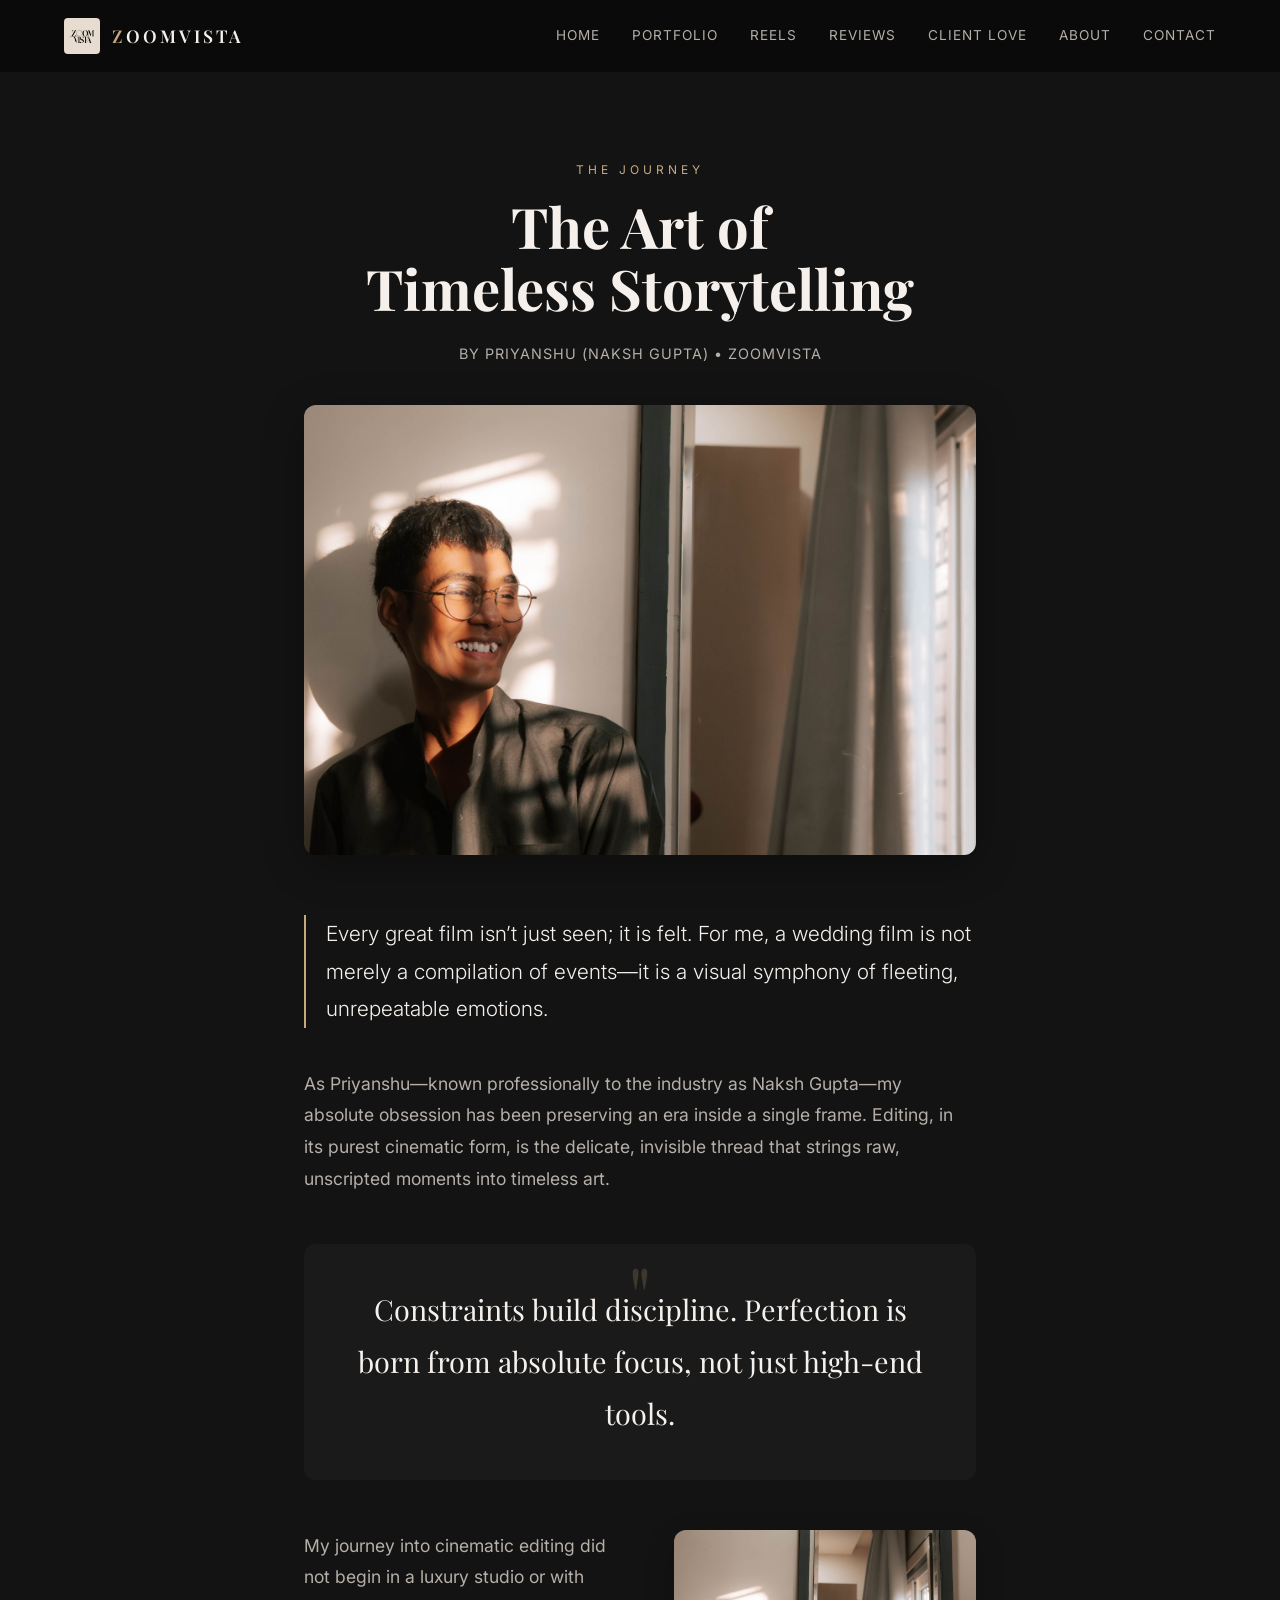
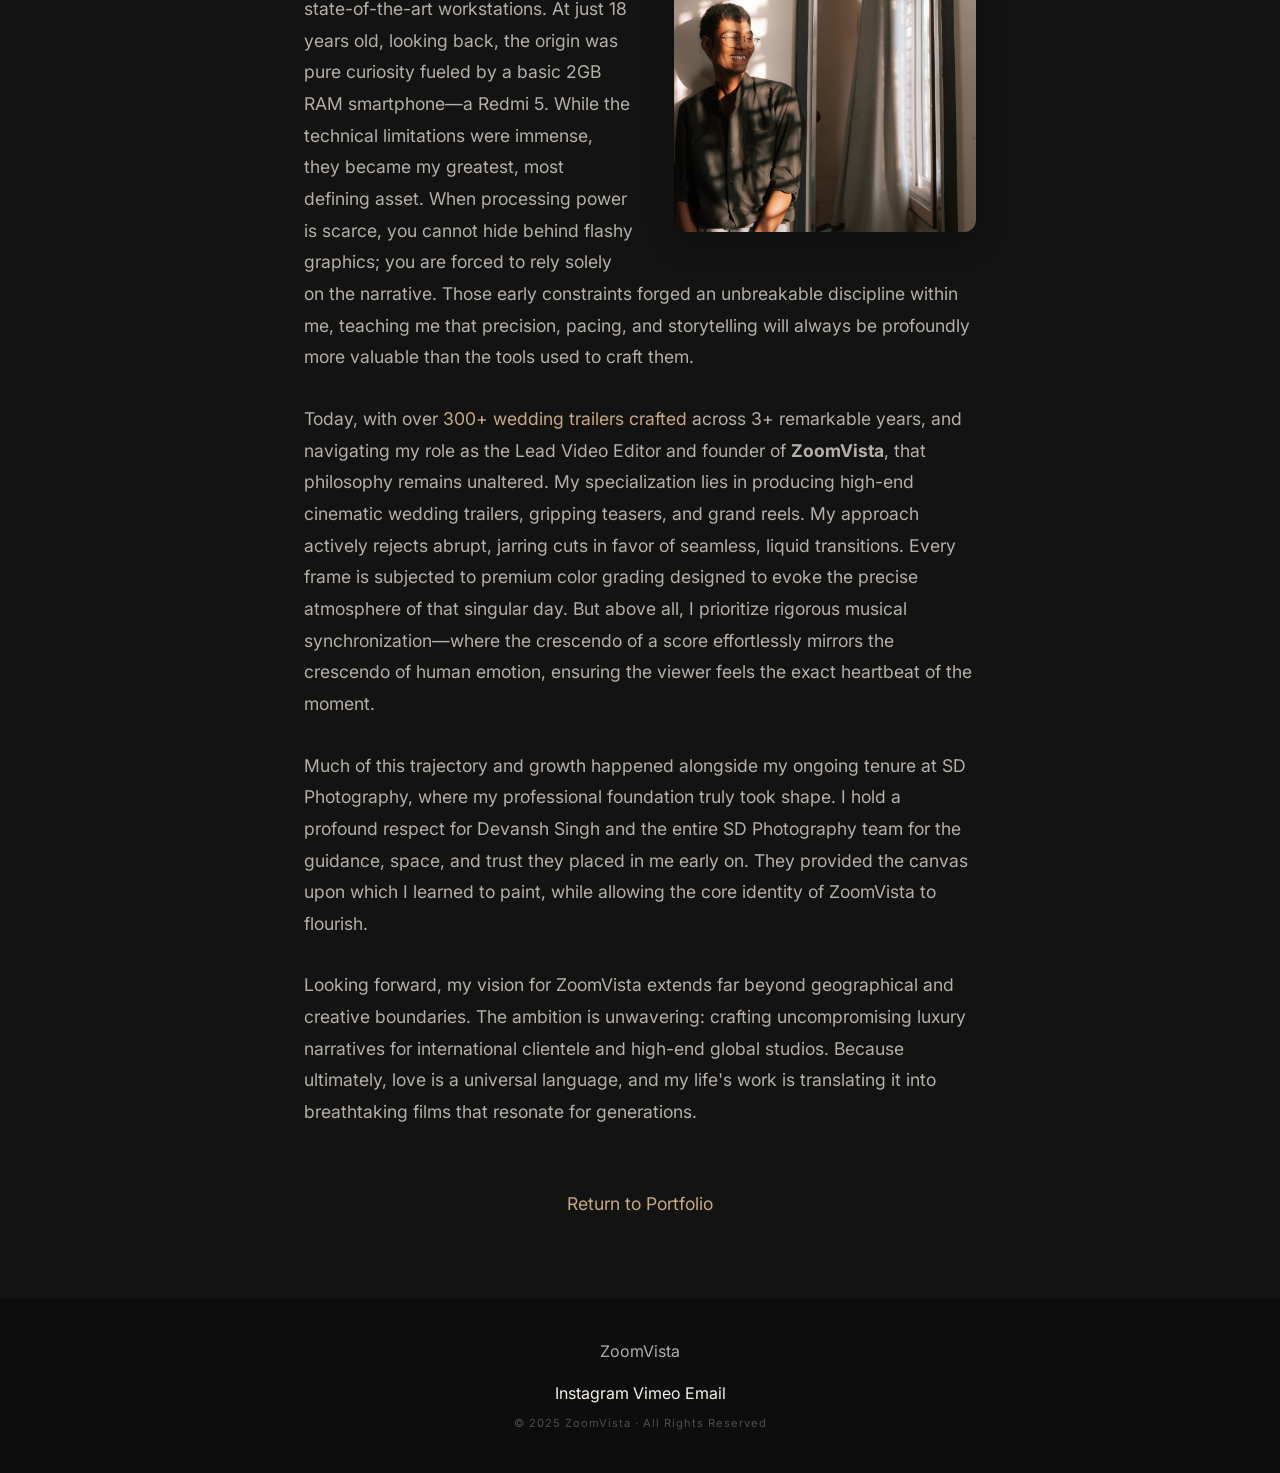
<file: blog.html>
<!DOCTYPE html>
<html lang="en">

<head>
  <meta charset="UTF-8">
  <meta name="viewport" content="width=device-width, initial-scale=1.0">
  <title>The Art of Timeless Storytelling — Naksh Gupta</title>
  <link rel="stylesheet" href="style.css">
  <style>
    .blog-container {
      max-width: 800px;
      margin: 0 auto;
      padding: 160px 5% 80px;
    }

    .blog-header {
      text-align: center;
      margin-bottom: 60px;
    }

    .blog-header-accent {
      font-size: 0.75rem;
      letter-spacing: 4px;
      text-transform: uppercase;
      color: var(--accent-gold);
      display: block;
      margin-bottom: 16px;
    }

    .blog-title {
      font-family: var(--font-heading);
      font-size: 3.5rem;
      color: var(--text-light);
      line-height: 1.1;
      margin-bottom: 24px;
    }

    .blog-meta {
      font-size: 0.9rem;
      color: var(--text-light-muted);
      letter-spacing: 1px;
    }

    .blog-content {
      font-size: 1.1rem;
      line-height: 1.8;
      color: var(--text-light-muted);
    }

    .blog-content p {
      margin-bottom: 30px;
    }

    .blog-content p.lead {
      font-size: 1.3rem;
      color: var(--text-light);
      font-weight: 300;
      margin-bottom: 40px;
      border-left: 2px solid var(--accent-gold);
      padding-left: 20px;
    }

    .blog-quote {
      margin: 50px 0;
      padding: 40px;
      background: var(--bg-dark-card);
      border-radius: 12px;
      text-align: center;
      position: relative;
    }

    .blog-quote::before {
      content: '"';
      position: absolute;
      top: 10px;
      left: 50%;
      transform: translateX(-50%);
      font-family: var(--font-heading);
      font-size: 5rem;
      color: var(--accent-gold);
      opacity: 0.2;
      line-height: 1;
    }

    .blog-quote p {
      font-family: var(--font-heading);
      font-size: 1.8rem;
      color: var(--text-light);
      margin-bottom: 0;
      z-index: 1;
      position: relative;
    }

    .highlight-text {
      color: var(--accent-gold);
    }

    @media (max-width: 768px) {
      .blog-title {
        font-size: 2.5rem;
      }

      .blog-content p.lead {
        font-size: 1.15rem;
      }

      .blog-quote p {
        font-size: 1.4rem;
      }
    }

    /* Additions for images */
    .blog-banner {
      width: 100%;
      height: 450px;
      object-fit: cover;
      object-position: center 25%;
      border-radius: 12px;
      margin-bottom: 50px;
      margin-top: 40px;
      box-shadow: 0 10px 40px rgba(0, 0, 0, 0.3);
    }

    .blog-inline-img {
      float: right;
      width: 45%;
      margin-left: 40px;
      margin-bottom: 20px;
      border-radius: 12px;
      box-shadow: 0 10px 30px rgba(0, 0, 0, 0.2);
    }

    @media (max-width: 768px) {
      .blog-inline-img {
        float: none;
        width: 100%;
        margin-left: 0;
        margin-bottom: 30px;
      }

      .blog-banner {
        height: 250px;
      }
    }
  </style>
</head>

<body style="background: var(--bg-dark); color: var(--text-light);">

  <!-- ===== NAVIGATION ===== -->
  <nav class="navbar scanned scrolled" id="navbar" style="background: rgba(10, 10, 10, 0.95);">
    <div class="nav-container">
      <a href="index.html" class="nav-brand">
        <img src="logo.jpg" alt="ZoomVista Logo" class="nav-logo">
        <span class="nav-name"><span>Z</span>oomVista</span>
      </a>
      <div class="nav-links">
        <a href="index.html#home">Home</a>
        <a href="index.html#portfolio">Portfolio</a>
        <a href="index.html#reels">Reels</a>
        <a href="index.html#reviews">Reviews</a>
        <a href="feedback.html">Client Love</a>
        <a href="index.html#about">About</a>
        <a href="index.html#contact">Contact</a>
      </div>
      <div class="hamburger" id="hamburger">
        <span></span>
        <span></span>
        <span></span>
      </div>
    </div>
  </nav>

  <!-- Mobile Nav -->
  <div class="mobile-nav" id="mobileNav">
    <a href="index.html#home">Home</a>
    <a href="index.html#portfolio">Portfolio</a>
    <a href="index.html#reels">Reels</a>
    <a href="index.html#reviews">Reviews</a>
    <a href="feedback.html">Client Love</a>
    <a href="index.html#about">About</a>
    <a href="index.html#contact">Contact</a>
  </div>

  <!-- ===== BLOG ARTICLE ===== -->
  <main class="blog-container">
    <header class="blog-header reveal">
      <span class="blog-header-accent">The Journey</span>
      <h1 class="blog-title">The Art of <br>Timeless Storytelling</h1>
      <div class="blog-meta">BY PRIYANSHU (NAKSH GUPTA) • ZOOMVISTA</div>

      <!-- Banner Image -->
      <img src="assets/IMG_20260415_025946.jpg" alt="Naksh Gupta Creative Direction"
        class="blog-banner reveal reveal-delay-1">
    </header>

    <article class="blog-content">
      <p class="lead reveal reveal-delay-1">Every great film isn’t just seen; it is felt. For me, a wedding film is not
        merely a compilation of events—it is a visual symphony of fleeting, unrepeatable emotions.</p>

      <p class="reveal">As Priyanshu—known professionally to the industry as Naksh Gupta—my absolute obsession has been
        preserving an era inside a single frame. Editing, in its purest cinematic form, is the delicate, invisible
        thread that strings raw, unscripted moments into timeless art.</p>

      <div class="blog-quote reveal">
        <p>Constraints build discipline. Perfection is born from absolute focus, not just high-end tools.</p>
      </div>

      <!-- Inline Profile Image -->
      <img src="assets/naksh-photo.jpg" alt="Naksh Gupta Photo" class="blog-inline-img reveal">

      <p class="reveal">My journey into cinematic editing did not begin in a luxury studio or with state-of-the-art
        workstations. At just 18 years old, looking back, the origin was pure curiosity fueled by a basic 2GB RAM
        smartphone—a Redmi 5. While the technical limitations were immense, they became my greatest, most defining
        asset. When processing power is scarce, you cannot hide behind flashy graphics; you are forced to rely solely on
        the narrative. Those early constraints forged an unbreakable discipline within me, teaching me that precision,
        pacing, and storytelling will always be profoundly more valuable than the tools used to craft them.</p>

      <p class="reveal">Today, with over <span class="highlight-text">300+ wedding trailers crafted</span> across 3+
        remarkable years, and navigating my role as the Lead Video Editor and founder of <strong>ZoomVista</strong>,
        that philosophy remains unaltered. My specialization lies in producing high-end cinematic wedding trailers,
        gripping teasers, and grand reels. My approach actively rejects abrupt, jarring cuts in favor of seamless,
        liquid transitions. Every frame is subjected to premium color grading designed to evoke the precise atmosphere
        of that singular day. But above all, I prioritize rigorous musical synchronization—where the crescendo of a
        score effortlessly mirrors the crescendo of human emotion, ensuring the viewer feels the exact heartbeat of the
        moment.</p>

      <p class="reveal">Much of this trajectory and growth happened alongside my ongoing tenure at SD Photography, where
        my professional foundation truly took shape. I hold a profound respect for Devansh Singh and the entire SD
        Photography team for the guidance, space, and trust they placed in me early on. They provided the canvas upon
        which I learned to paint, while allowing the core identity of ZoomVista to flourish.</p>

      <p class="reveal" style="margin-bottom: 60px;">Looking forward, my vision for ZoomVista extends far beyond
        geographical and creative boundaries. The ambition is unwavering: crafting uncompromising luxury narratives for
        international clientele and high-end global studios. Because ultimately, love is a universal language, and my
        life's work is translating it into breathtaking films that resonate for generations.</p>

      <div class="reveal" style="text-align: center;">
        <a href="index.html" class="btn btn-outline"
          style="border-color: var(--accent-gold); color: var(--accent-gold);">Return to Portfolio</a>
      </div>
    </article>
  </main>

  <!-- ===== FOOTER ===== -->
  <footer class="footer">
    <div class="container">
      <p class="footer-logo">ZoomVista</p>
      <div class="footer-links">
        <a href="https://instagram.com/naksh.films" target="_blank">Instagram</a>
        <a href="https://vimeo.com/naksh.films" target="_blank">Vimeo</a>
        <a href="mailto:contact@zoomvista.com">Email</a>
      </div>
    </div>
    <p class="footer-copy">© 2025 ZoomVista · All Rights Reserved</p>
  </footer>

  <script src="script.js?v=4"></script>
</body>

</html>
</file>
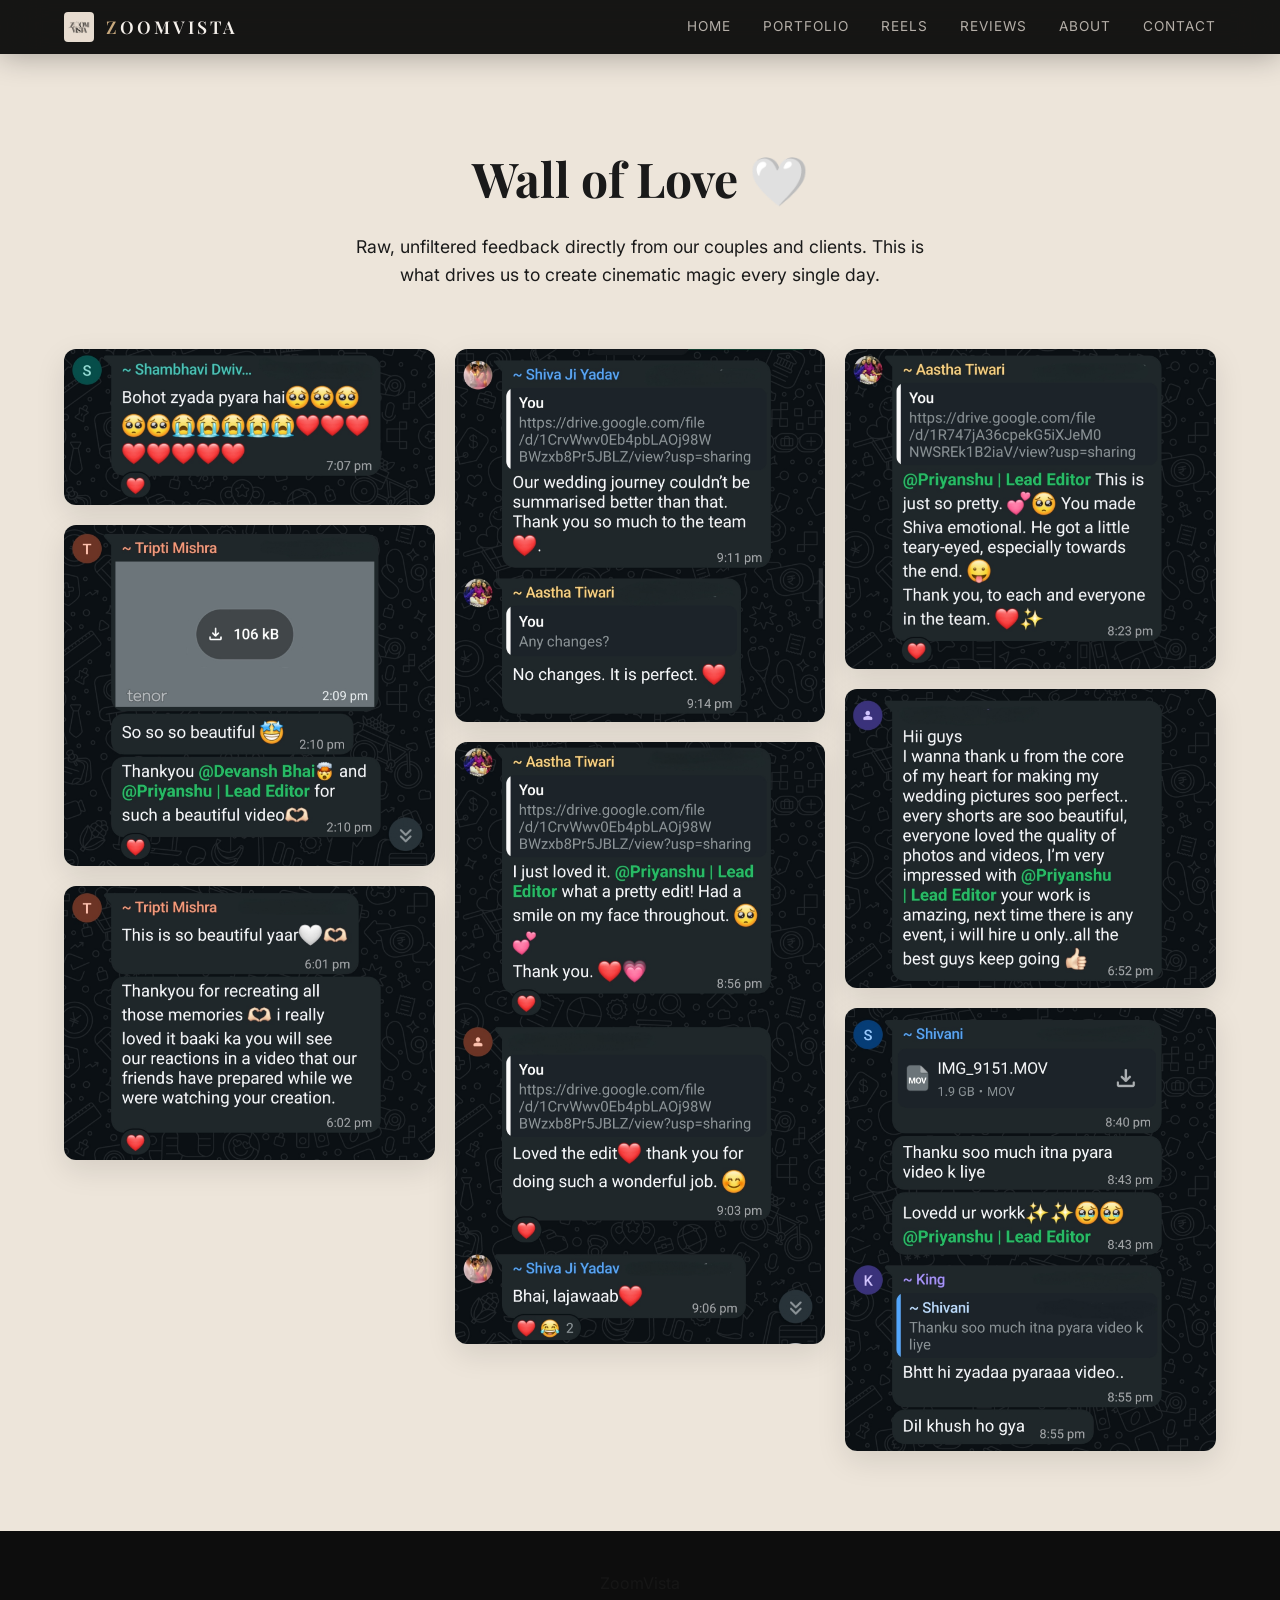
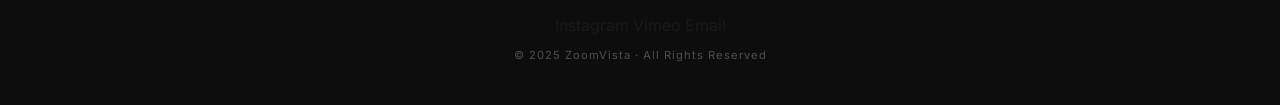
<file: feedback.html>
<!DOCTYPE html>
<html lang="en">

<head>
  <meta charset="UTF-8">
  <meta name="viewport" content="width=device-width, initial-scale=1.0">
  <title>Client Feedback — Naksh Gupta</title>
  <link rel="stylesheet" href="style.css">
  <style>
    .feedback-page {
      padding: 140px 5% 80px;
      background: var(--bg-cream);
      min-height: 100vh;
    }
    
    .feedback-header {
      text-align: center;
      margin-bottom: 60px;
    }
    
    .feedback-header h1 {
      font-family: var(--font-heading);
      font-size: 3rem;
      color: var(--text-dark);
      margin-bottom: 16px;
    }
    
    .feedback-header p {
      font-size: 1.1rem;
      color: var(--text-dark-muted);
      max-width: 600px;
      margin: 0 auto;
    }
    
    .masonry-grid {
      column-count: 3;
      column-gap: 20px;
      max-width: 1200px;
      margin: 0 auto;
    }
    
    .masonry-item {
      break-inside: avoid;
      margin-bottom: 20px;
      border-radius: 12px;
      overflow: hidden;
      box-shadow: 0 10px 30px rgba(0,0,0,0.1);
      transition: transform 0.3s var(--ease-smooth);
    }
    
    .masonry-item:hover {
      transform: translateY(-5px);
    }
    
    .masonry-item img {
      width: 100%;
      height: auto;
      display: block;
    }

    @media (max-width: 900px) {
      .masonry-grid { column-count: 2; }
    }
    
    @media (max-width: 600px) {
      .masonry-grid { column-count: 1; }
      .feedback-header h1 { font-size: 2.2rem; }
    }
  </style>
</head>

<body>

  <!-- ===== NAVIGATION ===== -->
  <nav class="navbar scanned scrolled" id="navbar" style="background: rgba(10, 10, 10, 0.95);">
    <div class="nav-container">
      <a href="index.html" class="nav-brand">
        <img src="logo.jpg" alt="ZoomVista Logo" class="nav-logo">
        <span class="nav-name"><span>Z</span>oomVista</span>
      </a>
      <div class="nav-links">
        <a href="index.html#home">Home</a>
        <a href="index.html#portfolio">Portfolio</a>
        <a href="index.html#reels">Reels</a>
        <a href="index.html#reviews">Reviews</a>
        <a href="index.html#about">About</a>
        <a href="index.html#contact">Contact</a>
      </div>
      <div class="hamburger" id="hamburger">
        <span></span>
        <span></span>
        <span></span>
      </div>
    </div>
  </nav>

  <!-- Mobile Nav -->
  <div class="mobile-nav" id="mobileNav">
    <a href="index.html#home">Home</a>
    <a href="index.html#portfolio">Portfolio</a>
    <a href="index.html#reels">Reels</a>
    <a href="index.html#reviews">Reviews</a>
    <a href="index.html#about">About</a>
    <a href="index.html#contact">Contact</a>
  </div>

  <section class="feedback-page">
    <div class="feedback-header reveal">
      <h1>Wall of Love 🤍</h1>
      <p>Raw, unfiltered feedback directly from our couples and clients. This is what drives us to create cinematic magic every single day.</p>
    </div>
    
    <div class="masonry-grid reveal reveal-delay-1">
      <div class="masonry-item"><img src="Feedback/IMG_20260417_014820.jpg" alt="Client Feedback"></div>
      <div class="masonry-item"><img src="Feedback/IMG_20260417_014903.jpg" alt="Client Feedback"></div>
      <div class="masonry-item"><img src="Feedback/IMG_20260417_014934.jpg" alt="Client Feedback"></div>
      <div class="masonry-item"><img src="Feedback/IMG_20260417_015021.jpg" alt="Client Feedback"></div>
      <div class="masonry-item"><img src="Feedback/IMG_20260417_015128.jpg" alt="Client Feedback"></div>
      <div class="masonry-item"><img src="Feedback/IMG_20260417_015205.jpg" alt="Client Feedback"></div>
      <div class="masonry-item"><img src="Feedback/IMG_20260417_015231.jpg" alt="Client Feedback"></div>
      <div class="masonry-item"><img src="Feedback/IMG_20260417_015319.jpg" alt="Client Feedback"></div>
    </div>
  </section>

  <!-- ===== FOOTER ===== -->
  <footer class="footer">
    <div class="container">
      <p class="footer-logo">ZoomVista</p>
      <div class="footer-links">
        <a href="https://instagram.com/naksh.films" target="_blank">Instagram</a>
        <a href="https://vimeo.com/naksh.films" target="_blank">Vimeo</a>
        <a href="mailto:contact@zoomvista.com">Email</a>
      </div>
    </div>
    <p class="footer-copy">© 2025 ZoomVista · All Rights Reserved</p>
  </footer>

  <script>
    // Hamburger Menu Logic
    const hamburger = document.getElementById('hamburger');
    const mobileNav = document.getElementById('mobileNav');
    hamburger.addEventListener('click', () => {
      hamburger.classList.toggle('active');
      mobileNav.classList.toggle('open');
      document.body.style.overflow = mobileNav.classList.contains('open') ? 'hidden' : 'auto';
    });
    
    // Reveal Observer 
    const revealElements = document.querySelectorAll('.reveal');
    const revealObserver = new IntersectionObserver((entries) => {
      entries.forEach(entry => {
        if (entry.isIntersecting) {
          entry.target.classList.add('visible');
          revealObserver.unobserve(entry.target);
        }
      });
    }, { threshold: 0.15, rootMargin: '0px 0px -50px 0px' });
    revealElements.forEach(el => revealObserver.observe(el));
  </script>
</body>
</html>
</file>
<file: style.css>
/* =========================================
   NAKSH GUPTA — WEDDING VIDEO EDITOR PORTFOLIO
   ZoomVista Branded | Premium Cinematic Design
   ========================================= */

/* ---------- Google Fonts ---------- */
@import url('https://fonts.googleapis.com/css2?family=Playfair+Display:ital,wght@0,400;0,500;0,600;0,700;1,400;1,500&family=Inter:wght@300;400;500;600&family=Allura&display=swap');

/* ---------- Design Tokens ---------- */
:root {
  /* Colors */
  --bg-cream: #EDE5DA;
  --bg-warm: #E8DDD1;
  --bg-dark: #131313;
  --bg-dark-card: #1A1A1A;
  --bg-dark-elevated: #222222;
  --text-dark: #1A1A1A;
  --text-body: #3D3A36;
  --text-muted: #8A8279;
  --text-light: #F5F0EB;
  --text-light-muted: #B5AFA8;
  --accent-gold: #C8A97E;
  --accent-warm: #D4A574;
  --accent-gold-glow: rgba(200, 169, 126, 0.3);
  --border-light: rgba(26, 26, 26, 0.08);
  --border-dark: rgba(245, 240, 235, 0.1);

  /* Typography */
  --font-heading: 'Playfair Display', Georgia, serif;
  --font-body: 'Inter', -apple-system, sans-serif;
  --font-accent: 'Allura', cursive;

  /* Spacing */
  --section-pad: 100px 0;
  --container-width: 1200px;
  --gap: 24px;

  /* Transitions */
  --ease-out: cubic-bezier(0.25, 0.46, 0.45, 0.94);
  --ease-smooth: cubic-bezier(0.4, 0, 0.2, 1);
}

/* ---------- Reset & Base ---------- */
*,
*::before,
*::after {
  margin: 0;
  padding: 0;
  box-sizing: border-box;
}

html {
  scroll-behavior: smooth;
  -webkit-font-smoothing: antialiased;
  -moz-osx-font-smoothing: grayscale;
}

body {
  font-family: var(--font-body);
  background-color: var(--bg-cream);
  color: var(--text-dark);
  line-height: 1.6;
  overflow-x: hidden;
}

img {
  max-width: 100%;
  display: block;
}

a {
  text-decoration: none;
  color: inherit;
  transition: color 0.3s var(--ease-smooth);
}

ul, ol {
  list-style: none;
}

.container {
  width: 90%;
  max-width: var(--container-width);
  margin: 0 auto;
}

/* ---------- Utility: Reveal Animation ---------- */
.reveal {
  opacity: 0;
  transform: translateY(40px);
  transition: opacity 0.8s var(--ease-out), transform 0.8s var(--ease-out);
}

.reveal.visible {
  opacity: 1;
  transform: translateY(0);
}

.reveal-delay-1 { transition-delay: 0.1s; }
.reveal-delay-2 { transition-delay: 0.2s; }
.reveal-delay-3 { transition-delay: 0.3s; }
.reveal-delay-4 { transition-delay: 0.4s; }

/* ---------- Section Heading ---------- */
.section-heading {
  text-align: center;
  margin-bottom: 60px;
}

.section-heading .accent-text {
  font-family: var(--font-accent);
  font-size: 1.3rem;
  color: var(--accent-gold);
  display: block;
  margin-bottom: 8px;
}

.section-heading h2 {
  font-family: var(--font-heading);
  font-size: clamp(2rem, 4vw, 3rem);
  font-weight: 600;
  letter-spacing: 1px;
}

.section-heading .heading-line {
  width: 60px;
  height: 2px;
  background: var(--accent-gold);
  margin: 16px auto 0;
  border-radius: 2px;
}

/* =============================================
   NAVIGATION
   ============================================= */
.navbar {
  position: fixed;
  top: 0;
  left: 0;
  width: 100%;
  z-index: 1000;
  padding: 18px 0;
  transition: all 0.4s var(--ease-smooth);
}

.navbar.scrolled {
  background: rgba(19, 19, 19, 0.95);
  backdrop-filter: blur(20px);
  -webkit-backdrop-filter: blur(20px);
  padding: 12px 0;
  box-shadow: 0 2px 30px rgba(0, 0, 0, 0.3);
}

.nav-container {
  display: flex;
  align-items: center;
  justify-content: space-between;
  width: 90%;
  max-width: var(--container-width);
  margin: 0 auto;
}

.nav-brand {
  display: flex;
  align-items: center;
  gap: 12px;
}

.nav-logo {
  height: 36px;
  width: auto;
  border-radius: 4px;
  mix-blend-mode: lighten;
  transition: height 0.3s var(--ease-smooth);
}

.navbar.scrolled .nav-logo {
  height: 30px;
}

.nav-name {
  font-family: var(--font-heading);
  font-size: 1.1rem;
  font-weight: 600;
  color: var(--text-light);
  letter-spacing: 3px;
  text-transform: uppercase;
}

.nav-name span {
  color: var(--accent-gold);
}

.nav-links {
  display: flex;
  align-items: center;
  gap: 32px;
}

.nav-links a {
  font-family: var(--font-body);
  font-size: 0.85rem;
  font-weight: 400;
  color: var(--text-light-muted);
  letter-spacing: 1px;
  text-transform: uppercase;
  position: relative;
  padding: 4px 0;
}

.nav-links a::after {
  content: '';
  position: absolute;
  bottom: 0;
  left: 0;
  width: 0;
  height: 1px;
  background: var(--accent-gold);
  transition: width 0.3s var(--ease-smooth);
}

.nav-links a:hover {
  color: var(--text-light);
}

.nav-links a:hover::after {
  width: 100%;
}

/* Hamburger */
.hamburger {
  display: none;
  flex-direction: column;
  gap: 5px;
  cursor: pointer;
  z-index: 1001;
  padding: 8px;
}

.hamburger span {
  display: block;
  width: 26px;
  height: 2px;
  background: var(--text-light);
  transition: all 0.3s var(--ease-smooth);
  border-radius: 2px;
}

.hamburger.active span:nth-child(1) {
  transform: rotate(45deg) translate(5px, 5px);
}

.hamburger.active span:nth-child(2) {
  opacity: 0;
}

.hamburger.active span:nth-child(3) {
  transform: rotate(-45deg) translate(5px, -5px);
}

/* Mobile Nav */
.mobile-nav {
  display: none;
  position: fixed;
  top: 0;
  right: -100%;
  width: 100%;
  height: 100vh;
  background: rgba(19, 19, 19, 0.98);
  backdrop-filter: blur(30px);
  -webkit-backdrop-filter: blur(30px);
  z-index: 999;
  transition: right 0.5s var(--ease-smooth);
  flex-direction: column;
  align-items: center;
  justify-content: center;
  gap: 36px;
}

.mobile-nav.open {
  right: 0;
}

.mobile-nav a {
  font-family: var(--font-heading);
  font-size: 1.8rem;
  font-weight: 400;
  color: var(--text-light-muted);
  letter-spacing: 3px;
  text-transform: uppercase;
  transition: color 0.3s, transform 0.3s;
}

.mobile-nav a:hover {
  color: var(--accent-gold);
  transform: translateX(8px);
}

/* =============================================
   HERO SECTION
   ============================================= */
.hero {
  position: relative;
  width: 100%;
  height: 100vh;
  min-height: 600px;
  overflow: hidden;
  display: flex;
  align-items: center;
  justify-content: center;
  background: var(--bg-dark);
}

.hero-video-bg {
  position: absolute;
  inset: 0;
  z-index: 1;
}

.hero-video-bg iframe {
  width: 100%;
  height: 100%;
  object-fit: cover;
  pointer-events: none;
}

/* Gradient fallback / overlay for when no video */
.hero-gradient-bg {
  position: absolute;
  inset: 0;
  z-index: 1;
  background:
    radial-gradient(ellipse at 20% 50%, rgba(200, 169, 126, 0.15) 0%, transparent 50%),
    radial-gradient(ellipse at 80% 20%, rgba(212, 165, 116, 0.1) 0%, transparent 40%),
    radial-gradient(ellipse at 50% 80%, rgba(200, 169, 126, 0.08) 0%, transparent 50%),
    var(--bg-dark);
}

/* Animated particles */
.hero-particles {
  position: absolute;
  inset: 0;
  z-index: 2;
  overflow: hidden;
}

.particle {
  position: absolute;
  width: 2px;
  height: 2px;
  background: var(--accent-gold);
  border-radius: 50%;
  opacity: 0;
  animation: floatParticle 8s infinite;
}

.particle:nth-child(1) { left: 10%; top: 20%; animation-delay: 0s; animation-duration: 10s; }
.particle:nth-child(2) { left: 25%; top: 60%; animation-delay: 1.5s; animation-duration: 8s; }
.particle:nth-child(3) { left: 40%; top: 30%; animation-delay: 3s; animation-duration: 12s; }
.particle:nth-child(4) { left: 55%; top: 70%; animation-delay: 0.5s; animation-duration: 9s; }
.particle:nth-child(5) { left: 70%; top: 40%; animation-delay: 2s; animation-duration: 11s; }
.particle:nth-child(6) { left: 85%; top: 55%; animation-delay: 4s; animation-duration: 7s; }
.particle:nth-child(7) { left: 15%; top: 80%; animation-delay: 2.5s; animation-duration: 10s; }
.particle:nth-child(8) { left: 60%; top: 15%; animation-delay: 1s; animation-duration: 13s; }
.particle:nth-child(9) { left: 90%; top: 25%; animation-delay: 3.5s; animation-duration: 9s; }
.particle:nth-child(10) { left: 35%; top: 85%; animation-delay: 0.8s; animation-duration: 11s; }

@keyframes floatParticle {
  0% {
    opacity: 0;
    transform: translateY(0) scale(1);
  }
  15% {
    opacity: 0.6;
  }
  50% {
    opacity: 0.3;
    transform: translateY(-120px) scale(1.5);
  }
  85% {
    opacity: 0.5;
  }
  100% {
    opacity: 0;
    transform: translateY(-250px) scale(0.5);
  }
}

.hero-overlay {
  position: absolute;
  inset: 0;
  z-index: 3;
  background: linear-gradient(
    180deg,
    rgba(19, 19, 19, 0.4) 0%,
    rgba(19, 19, 19, 0.2) 40%,
    rgba(19, 19, 19, 0.5) 70%,
    rgba(19, 19, 19, 0.85) 100%
  );
}

.hero-content {
  position: relative;
  z-index: 4;
  text-align: center;
  padding: 0 20px;
  max-width: 900px;
}

.hero-logo {
  width: 120px;
  margin: 0 auto 20px;
  border-radius: 6px;
  mix-blend-mode: lighten;
  opacity: 0.9;
  animation: fadeInDown 1s var(--ease-out) 0.3s both;
}

.hero-avatar {
  width: 130px;
  height: 130px;
  margin: 0 auto 20px;
  border-radius: 50%;
  object-fit: cover;
  border: 3px solid var(--accent-gold);
  box-shadow: 0 0 20px rgba(200, 169, 126, 0.4);
  animation: fadeInDown 1s var(--ease-out) 0.3s both;
}

.hero-name {
  font-family: var(--font-heading);
  font-size: clamp(3.5rem, 10vw, 8rem);
  font-weight: 700;
  color: var(--text-light);
  letter-spacing: 12px;
  text-transform: uppercase;
  line-height: 1;
  margin-bottom: 12px;
  animation: fadeInUp 1s var(--ease-out) 0.5s both;
}

.hero-name .gold {
  color: var(--accent-gold);
}

.hero-signature {
  font-family: var(--font-accent);
  font-size: clamp(1.5rem, 3.5vw, 2.5rem);
  color: var(--accent-gold);
  margin-bottom: 12px;
  animation: fadeInUp 1s var(--ease-out) 0.7s both;
}

.hero-tagline {
  font-family: var(--font-body);
  font-size: clamp(0.85rem, 1.5vw, 1.05rem);
  font-weight: 300;
  color: var(--text-light-muted);
  letter-spacing: 4px;
  text-transform: uppercase;
  margin-bottom: 36px;
  animation: fadeInUp 1s var(--ease-out) 0.9s both;
}

.hero-stats {
  display: flex;
  align-items: center;
  justify-content: center;
  gap: 40px;
  margin-bottom: 40px;
  animation: fadeInUp 1s var(--ease-out) 1.1s both;
}

.hero-stat {
  text-align: center;
}

.hero-stat .stat-number {
  font-family: var(--font-heading);
  font-size: clamp(2rem, 4vw, 3rem);
  font-weight: 700;
  color: var(--accent-gold);
  line-height: 1.1;
}

.hero-stat .stat-label {
  font-size: 0.7rem;
  font-weight: 400;
  color: var(--text-light-muted);
  letter-spacing: 2px;
  text-transform: uppercase;
  margin-top: 4px;
}

.hero-stat-divider {
  width: 1px;
  height: 40px;
  background: rgba(200, 169, 126, 0.3);
}

.hero-cta {
  display: inline-flex;
  align-items: center;
  gap: 10px;
  padding: 16px 40px;
  border: 1px solid var(--accent-gold);
  color: var(--accent-gold);
  font-family: var(--font-body);
  font-size: 0.85rem;
  font-weight: 500;
  letter-spacing: 3px;
  text-transform: uppercase;
  border-radius: 0;
  transition: all 0.4s var(--ease-smooth);
  animation: fadeInUp 1s var(--ease-out) 1.3s both;
  cursor: pointer;
  background: transparent;
}

.hero-cta:hover {
  background: var(--accent-gold);
  color: var(--bg-dark);
  transform: translateY(-2px);
  box-shadow: 0 8px 30px rgba(200, 169, 126, 0.3);
}

.hero-cta svg {
  width: 16px;
  height: 16px;
  fill: currentColor;
  transition: transform 0.3s;
}

.hero-cta:hover svg {
  transform: translateX(4px);
}

/* Scroll indicator */
.scroll-indicator {
  position: absolute;
  bottom: 30px;
  left: 50%;
  transform: translateX(-50%);
  z-index: 4;
  display: flex;
  flex-direction: column;
  align-items: center;
  gap: 8px;
  animation: fadeInUp 1s var(--ease-out) 1.8s both;
}

.scroll-indicator span {
  font-size: 0.65rem;
  letter-spacing: 3px;
  text-transform: uppercase;
  color: var(--text-light-muted);
}

.scroll-mouse {
  width: 22px;
  height: 34px;
  border: 1.5px solid var(--text-light-muted);
  border-radius: 12px;
  position: relative;
}

.scroll-mouse::after {
  content: '';
  position: absolute;
  top: 6px;
  left: 50%;
  transform: translateX(-50%);
  width: 3px;
  height: 8px;
  background: var(--accent-gold);
  border-radius: 3px;
  animation: scrollDown 2s infinite;
}

@keyframes scrollDown {
  0% { opacity: 1; transform: translateX(-50%) translateY(0); }
  100% { opacity: 0; transform: translateX(-50%) translateY(14px); }
}

@keyframes fadeInUp {
  from {
    opacity: 0;
    transform: translateY(30px);
  }
  to {
    opacity: 1;
    transform: translateY(0);
  }
}

@keyframes fadeInDown {
  from {
    opacity: 0;
    transform: translateY(-20px);
  }
  to {
    opacity: 0.85;
    transform: translateY(0);
  }
}

/* =============================================
   PORTFOLIO SECTION
   ============================================= */
.portfolio {
  padding: var(--section-pad);
  background: var(--bg-dark);
}

.portfolio .section-heading h2 {
  color: var(--text-light);
}

/* Filter Tabs */
.filter-tabs {
  display: flex;
  align-items: center;
  justify-content: center;
  gap: 8px;
  margin-bottom: 48px;
  flex-wrap: wrap;
}

.filter-tab {
  padding: 10px 28px;
  font-family: var(--font-body);
  font-size: 0.8rem;
  font-weight: 400;
  letter-spacing: 2px;
  text-transform: uppercase;
  color: var(--text-light-muted);
  background: transparent;
  border: 1px solid var(--border-dark);
  border-radius: 0;
  cursor: pointer;
  transition: all 0.3s var(--ease-smooth);
}

.filter-tab:hover {
  border-color: var(--accent-gold);
  color: var(--accent-gold);
}

.filter-tab.active {
  background: var(--accent-gold);
  color: var(--bg-dark);
  border-color: var(--accent-gold);
  font-weight: 500;
}

/* Video Grid */
.video-grid {
  display: grid;
  grid-template-columns: repeat(auto-fill, minmax(320px, 1fr));
  gap: var(--gap);
}

.video-card {
  position: relative;
  border-radius: 4px;
  overflow: hidden;
  background: var(--bg-dark-card);
  transition: transform 0.4s var(--ease-smooth), box-shadow 0.4s var(--ease-smooth);
}

.video-card:hover {
  transform: translateY(-4px);
  box-shadow: 0 12px 40px rgba(200, 169, 126, 0.15);
}

.video-card::after {
  content: '';
  position: absolute;
  inset: 0;
  border: 1px solid transparent;
  border-radius: 4px;
  transition: border-color 0.4s;
  pointer-events: none;
  z-index: 2;
}

.video-card:hover::after {
  border-color: var(--accent-gold);
}

.video-wrapper {
  position: relative;
  width: 100%;
  padding-top: 56.25%; /* 16:9 */
  background: var(--bg-dark-card);
}

.video-wrapper iframe {
  position: absolute;
  inset: 0;
  width: 100%;
  height: 100%;
  border: none;
}

.video-placeholder {
  position: absolute;
  inset: 0;
  display: flex;
  flex-direction: column;
  align-items: center;
  justify-content: center;
  gap: 12px;
  background: linear-gradient(135deg, var(--bg-dark-card) 0%, var(--bg-dark-elevated) 100%);
  color: var(--text-light-muted);
}

.video-placeholder svg {
  width: 48px;
  height: 48px;
  fill: var(--accent-gold);
  opacity: 0.5;
}

.video-placeholder span {
  font-size: 0.75rem;
  letter-spacing: 2px;
  text-transform: uppercase;
}

.video-info {
  padding: 16px 20px;
}

.video-info h3 {
  font-family: var(--font-heading);
  font-size: 1.1rem;
  font-weight: 500;
  color: var(--text-light);
  margin-bottom: 4px;
}

.video-info .video-meta {
  font-size: 0.78rem;
  color: var(--text-light-muted);
  letter-spacing: 1px;
}

.video-info .video-meta span {
  margin: 0 6px;
  color: var(--accent-gold);
}

/* =============================================
   REELS SECTION
   ============================================= */
.reels {
  padding: var(--section-pad);
  background: var(--bg-cream);
  overflow: hidden;
}

.reels-slider {
  display: flex;
  gap: 20px;
  overflow-x: auto;
  scroll-snap-type: x mandatory;
  scrollbar-width: none;
  -ms-overflow-style: none;
  padding: 0 5%;
  scroll-padding-left: 5%;
}

.reels-slider::-webkit-scrollbar {
  display: none;
}

.reel-card {
  flex: 0 0 260px;
  scroll-snap-align: start;
  border-radius: 12px;
  overflow: hidden;
  background: var(--bg-dark-card);
  position: relative;
  transition: transform 0.3s var(--ease-smooth);
}

.reel-card:hover {
  transform: scale(1.02);
}

.reel-wrapper {
  position: relative;
  width: 100%;
  padding-top: 177.78%; /* 9:16 */
  background: var(--bg-dark-card);
}

.reel-wrapper iframe {
  position: absolute;
  inset: 0;
  width: 100%;
  height: 100%;
  border: none;
}

.reel-placeholder {
  position: absolute;
  inset: 0;
  display: flex;
  flex-direction: column;
  align-items: center;
  justify-content: center;
  gap: 10px;
  background: linear-gradient(180deg, #1a1a1a 0%, #2a2520 50%, #1a1a1a 100%);
  color: var(--text-light-muted);
}

.reel-placeholder svg {
  width: 36px;
  height: 36px;
  fill: var(--accent-gold);
  opacity: 0.4;
}

.reel-placeholder span {
  font-size: 0.7rem;
  letter-spacing: 2px;
  text-transform: uppercase;
}

.reel-title {
  position: absolute;
  bottom: 0;
  left: 0;
  right: 0;
  padding: 40px 16px 16px;
  background: linear-gradient(transparent, rgba(0,0,0,0.8));
  z-index: 2;
}

.reel-title h4 {
  font-family: var(--font-heading);
  font-size: 0.95rem;
  color: var(--text-light);
  font-weight: 500;
}

/* Reels pagination dots */
.reels-dots {
  display: flex;
  align-items: center;
  justify-content: center;
  gap: 8px;
  margin-top: 32px;
}

.reels-dot {
  width: 8px;
  height: 8px;
  border-radius: 50%;
  background: var(--text-muted);
  opacity: 0.3;
  transition: all 0.3s;
  cursor: pointer;
  border: none;
}

.reels-dot.active {
  opacity: 1;
  background: var(--accent-gold);
  width: 24px;
  border-radius: 4px;
}

/* =============================================
   REVIEWS / TESTIMONIALS SECTION
   ============================================= */
.reviews {
  padding: var(--section-pad);
  background: var(--bg-dark);
  position: relative;
  overflow: hidden;
}

.reviews::before {
  content: '"';
  position: absolute;
  top: 40px;
  left: 50%;
  transform: translateX(-50%);
  font-family: var(--font-heading);
  font-size: 20rem;
  color: rgba(200, 169, 126, 0.04);
  line-height: 1;
  pointer-events: none;
}

.reviews .section-heading h2 {
  color: var(--text-light);
}

.reviews-slider {
  position: relative;
  max-width: 800px;
  margin: 0 auto;
  overflow: hidden;
}

.reviews-track {
  display: flex;
  transition: transform 0.6s var(--ease-smooth);
}

.review-card {
  flex: 0 0 100%;
  text-align: center;
  padding: 0 20px;
}

.review-stars {
  display: flex;
  align-items: center;
  justify-content: center;
  gap: 4px;
  margin-bottom: 24px;
}

.review-stars svg {
  width: 18px;
  height: 18px;
  fill: var(--accent-gold);
}

.review-text {
  font-family: var(--font-heading);
  font-size: clamp(1.1rem, 2.5vw, 1.5rem);
  font-weight: 400;
  font-style: italic;
  color: var(--text-light);
  line-height: 1.8;
  margin-bottom: 28px;
}

.review-author {
  font-family: var(--font-body);
  font-size: 0.85rem;
  font-weight: 500;
  color: var(--accent-gold);
  letter-spacing: 2px;
  text-transform: uppercase;
}

.review-role {
  font-size: 0.78rem;
  color: var(--text-light-muted);
  margin-top: 4px;
}

.reviews-controls {
  display: flex;
  align-items: center;
  justify-content: center;
  gap: 16px;
  margin-top: 40px;
}

.review-btn {
  width: 44px;
  height: 44px;
  border-radius: 50%;
  border: 1px solid var(--border-dark);
  background: transparent;
  color: var(--text-light-muted);
  display: flex;
  align-items: center;
  justify-content: center;
  cursor: pointer;
  transition: all 0.3s;
}

.review-btn:hover {
  border-color: var(--accent-gold);
  color: var(--accent-gold);
}

.review-btn svg {
  width: 18px;
  height: 18px;
  fill: currentColor;
}

.reviews-dots {
  display: flex;
  align-items: center;
  gap: 8px;
}

.reviews-dot {
  width: 6px;
  height: 6px;
  border-radius: 50%;
  background: var(--text-light-muted);
  opacity: 0.3;
  transition: all 0.3s;
  cursor: pointer;
  border: none;
}

.reviews-dot.active {
  opacity: 1;
  background: var(--accent-gold);
  width: 20px;
  border-radius: 3px;
}

/* =============================================
   ABOUT SECTION
   ============================================= */
.about {
  padding: var(--section-pad);
  background: var(--bg-cream);
}

.about-grid {
  display: grid;
  grid-template-columns: 1fr 1.2fr;
  gap: 60px;
  align-items: center;
}

.about-image-wrapper {
  position: relative;
}

.about-image {
  width: 100%;
  aspect-ratio: 3/4;
  object-fit: cover;
  border-radius: 4px;
  filter: grayscale(20%);
  transition: filter 0.5s;
}

.about-image-wrapper:hover .about-image {
  filter: grayscale(0%);
}

.about-image-frame {
  position: absolute;
  top: 16px;
  left: 16px;
  width: calc(100% - 8px);
  height: calc(100% - 8px);
  border: 1px solid var(--accent-gold);
  border-radius: 4px;
  z-index: -1;
  opacity: 0.5;
}

.about-badge {
  position: absolute;
  bottom: -20px;
  right: -20px;
  background: var(--bg-dark);
  padding: 16px 24px;
  border-radius: 4px;
  display: flex;
  align-items: center;
  gap: 10px;
  box-shadow: 0 8px 30px rgba(0, 0, 0, 0.2);
}

.about-badge img {
  height: 28px;
  border-radius: 3px;
  mix-blend-mode: lighten;
}

.about-badge span {
  font-family: var(--font-heading);
  font-size: 0.75rem;
  color: var(--accent-gold);
  letter-spacing: 2px;
  text-transform: uppercase;
}

.about-content .accent-text {
  font-family: var(--font-accent);
  font-size: 1.3rem;
  color: var(--accent-gold);
  margin-bottom: 8px;
  display: block;
}

.about-content h2 {
  font-family: var(--font-heading);
  font-size: clamp(2rem, 4vw, 2.8rem);
  font-weight: 600;
  color: var(--text-dark);
  margin-bottom: 4px;
}

.about-content h2 span {
  color: var(--accent-gold);
}

.about-subtitle {
  font-size: 0.85rem;
  color: var(--text-muted);
  letter-spacing: 3px;
  text-transform: uppercase;
  margin-bottom: 24px;
}

.about-text {
  font-size: 1rem;
  color: var(--text-body);
  line-height: 1.8;
  margin-bottom: 32px;
}

/* Stats Row */
.about-stats {
  display: grid;
  grid-template-columns: repeat(3, 1fr);
  gap: 20px;
  margin-bottom: 32px;
}

.about-stat {
  text-align: center;
  padding: 20px 12px;
  border: 1px solid var(--border-light);
  border-radius: 4px;
  transition: all 0.3s;
}

.about-stat:hover {
  border-color: var(--accent-gold);
  box-shadow: 0 4px 20px var(--accent-gold-glow);
}

.about-stat .stat-num {
  font-family: var(--font-heading);
  font-size: 2rem;
  font-weight: 700;
  color: var(--accent-gold);
  line-height: 1;
}

.about-stat .stat-txt {
  font-size: 0.7rem;
  color: var(--text-muted);
  letter-spacing: 1.5px;
  text-transform: uppercase;
  margin-top: 6px;
}

/* Skills */
.about-skills {
  display: flex;
  flex-wrap: wrap;
  gap: 10px;
}

.skill-tag {
  padding: 8px 18px;
  font-size: 0.78rem;
  font-weight: 500;
  letter-spacing: 1px;
  color: var(--text-body);
  background: var(--bg-warm);
  border-radius: 0;
  border: 1px solid var(--border-light);
  transition: all 0.3s;
}

.skill-tag:hover {
  border-color: var(--accent-gold);
  color: var(--accent-gold);
}

/* =============================================
   CONTACT SECTION
   ============================================= */
.contact {
  padding: var(--section-pad);
  background: var(--bg-dark);
  position: relative;
}

.contact .section-heading h2 {
  color: var(--text-light);
}

.contact-grid {
  display: grid;
  grid-template-columns: 1fr 1fr;
  gap: 60px;
}

.contact-info {
  display: flex;
  flex-direction: column;
  gap: 32px;
}

.contact-info-text {
  font-size: 1rem;
  color: var(--text-light-muted);
  line-height: 1.8;
}

.contact-detail {
  display: flex;
  align-items: flex-start;
  gap: 16px;
}

.contact-detail-icon {
  width: 44px;
  height: 44px;
  border-radius: 50%;
  border: 1px solid var(--border-dark);
  display: flex;
  align-items: center;
  justify-content: center;
  flex-shrink: 0;
}

.contact-detail-icon svg {
  width: 18px;
  height: 18px;
  fill: var(--accent-gold);
}

.contact-detail h4 {
  font-family: var(--font-heading);
  font-size: 0.9rem;
  color: var(--text-light);
  margin-bottom: 4px;
}

.contact-detail p,
.contact-detail a {
  font-size: 0.85rem;
  color: var(--text-light-muted);
  transition: color 0.3s;
}

.contact-detail a:hover {
  color: var(--accent-gold);
}

.contact-socials {
  display: flex;
  gap: 12px;
}

.social-link {
  width: 44px;
  height: 44px;
  border-radius: 50%;
  border: 1px solid var(--border-dark);
  display: flex;
  align-items: center;
  justify-content: center;
  transition: all 0.3s;
}

.social-link:hover {
  border-color: var(--accent-gold);
  background: var(--accent-gold);
}

.social-link svg {
  width: 18px;
  height: 18px;
  fill: var(--text-light-muted);
  transition: fill 0.3s;
}

.social-link:hover svg {
  fill: var(--bg-dark);
}

/* Form */
.contact-form {
  display: flex;
  flex-direction: column;
  gap: 20px;
}

.form-group {
  position: relative;
}

.form-group input,
.form-group select,
.form-group textarea {
  width: 100%;
  padding: 16px 20px;
  background: var(--bg-dark-elevated);
  border: 1px solid var(--border-dark);
  border-radius: 0;
  color: var(--text-light);
  font-family: var(--font-body);
  font-size: 0.9rem;
  outline: none;
  transition: border-color 0.3s;
}

.form-group input::placeholder,
.form-group textarea::placeholder {
  color: var(--text-light-muted);
  opacity: 0.5;
}

.form-group input:focus,
.form-group select:focus,
.form-group textarea:focus {
  border-color: var(--accent-gold);
}

.form-group select {
  appearance: none;
  cursor: pointer;
}

.form-group select option {
  background: var(--bg-dark);
  color: var(--text-light);
}

.form-group textarea {
  min-height: 140px;
  resize: vertical;
}

.form-row {
  display: grid;
  grid-template-columns: 1fr 1fr;
  gap: 20px;
}

.btn-submit {
  padding: 16px 40px;
  background: var(--accent-gold);
  color: var(--bg-dark);
  font-family: var(--font-body);
  font-size: 0.85rem;
  font-weight: 600;
  letter-spacing: 3px;
  text-transform: uppercase;
  border: none;
  border-radius: 0;
  cursor: pointer;
  transition: all 0.4s var(--ease-smooth);
  align-self: flex-start;
}

.btn-submit:hover {
  background: var(--accent-warm);
  transform: translateY(-2px);
  box-shadow: 0 8px 30px rgba(200, 169, 126, 0.3);
}

/* =============================================
   FOOTER
   ============================================= */
.footer {
  padding: 40px 0;
  background: #0D0D0D;
  text-align: center;
}

.footer-logo {
  height: 30px;
  margin: 0 auto 12px;
  border-radius: 4px;
  mix-blend-mode: lighten;
  opacity: 0.7;
}

.footer-text {
  font-size: 0.78rem;
  color: var(--text-light-muted);
  letter-spacing: 2px;
  margin-bottom: 4px;
}

.footer-text span {
  color: var(--accent-gold);
  font-weight: 500;
}

.footer-copy {
  font-size: 0.7rem;
  color: rgba(181, 175, 168, 0.4);
  letter-spacing: 1px;
  margin-top: 8px;
}

/* =============================================
   RESPONSIVE — TABLET (max-width: 1024px)
   ============================================= */
@media (max-width: 1024px) {
  .video-grid {
    gap: 16px;
  }

  .about-grid {
    gap: 40px;
  }

  .contact-grid {
    gap: 40px;
  }
}

/* =============================================
   RESPONSIVE — MOBILE (max-width: 768px)
   ============================================= */
@media (max-width: 768px) {
  :root {
    --section-pad: 70px 0;
  }

  /* Nav */
  .nav-links {
    display: none;
  }

  .hamburger {
    display: flex;
  }

  .mobile-nav {
    display: flex;
  }

  /* Hero */
  .hero-name {
    letter-spacing: 6px;
  }

  .hero-stats {
    gap: 24px;
  }

  .hero-stat .stat-number {
    font-size: 1.8rem;
  }

  .hero-stat .stat-label {
    font-size: 0.6rem;
  }

  .hero-stat-divider {
    height: 30px;
  }

  .hero-logo {
    width: 80px;
  }

  /* Portfolio */
  .video-grid {
    grid-template-columns: 1fr;
    gap: 20px;
  }

  .filter-tabs {
    gap: 6px;
  }

  .filter-tab {
    padding: 8px 20px;
    font-size: 0.72rem;
  }

  /* Reels */
  .reel-card {
    flex: 0 0 200px;
  }

  /* About */
  .about-grid {
    grid-template-columns: 1fr;
    gap: 40px;
  }

  .about-image-wrapper {
    max-width: 350px;
    margin: 0 auto;
  }

  .about-badge {
    right: -10px;
    bottom: -15px;
  }

  .about-stats {
    grid-template-columns: repeat(3, 1fr);
    gap: 12px;
  }

  .about-stat .stat-num {
    font-size: 1.6rem;
  }

  /* Contact */
  .contact-grid {
    grid-template-columns: 1fr;
    gap: 40px;
  }

  .form-row {
    grid-template-columns: 1fr;
  }

  /* Section headings */
  .section-heading {
    margin-bottom: 40px;
  }
}

/* =============================================
   RESPONSIVE — SMALL MOBILE (max-width: 480px)
   ============================================= */
@media (max-width: 480px) {
  .hero-name {
    letter-spacing: 4px;
  }

  .hero-cta {
    padding: 14px 30px;
    font-size: 0.78rem;
  }

  .hero-stats {
    flex-wrap: wrap;
    gap: 16px;
  }

  .hero-stat-divider {
    display: none;
  }

  .reel-card {
    flex: 0 0 170px;
  }

  .about-stats {
    grid-template-columns: repeat(3, 1fr);
    gap: 8px;
  }

  .about-stat {
    padding: 14px 8px;
  }

  .about-stat .stat-num {
    font-size: 1.3rem;
  }
}

/* =============================================
   CUSTOM SCROLLBAR
   ============================================= */
::-webkit-scrollbar {
  width: 6px;
}

::-webkit-scrollbar-track {
  background: var(--bg-dark);
}

::-webkit-scrollbar-thumb {
  background: var(--accent-gold);
  border-radius: 3px;
}

::-webkit-scrollbar-thumb:hover {
  background: var(--accent-warm);
}

/* =============================================
   LOADING ANIMATION
   ============================================= */
.page-loader {
  position: fixed;
  inset: 0;
  background: var(--bg-dark);
  z-index: 9999;
  display: flex;
  flex-direction: column;
  align-items: center;
  justify-content: center;
  gap: 20px;
  transition: opacity 0.6s, visibility 0.6s;
}

.page-loader.hidden {
  opacity: 0;
  visibility: hidden;
}

.loader-logo {
  height: 50px;
  border-radius: 6px;
  mix-blend-mode: lighten;
  opacity: 0.9;
  animation: pulse 1.5s infinite;
}

.loader-bar {
  width: 120px;
  height: 2px;
  background: var(--bg-dark-elevated);
  border-radius: 2px;
  overflow: hidden;
}

.loader-bar::after {
  content: '';
  display: block;
  width: 40%;
  height: 100%;
  background: var(--accent-gold);
  border-radius: 2px;
  animation: loaderSlide 1.2s infinite;
}

@keyframes pulse {
  0%, 100% { opacity: 0.4; }
  50% { opacity: 0.9; }
}

@keyframes loaderSlide {
  0% { transform: translateX(-100%); }
  100% { transform: translateX(400%); }
}

/* =============================================
   WHATSAPP REVIEWS
   ============================================= */
.wa-review-card {
  padding: 0 10px;
}

.wa-screenshot-placeholder {
  background: var(--bg-dark-card);
  border: 1px dashed var(--accent-gold);
  border-radius: 8px;
  padding: 20px;
  min-height: 300px;
  display: flex;
  flex-direction: column;
  align-items: center;
  justify-content: center;
}

.wa-image {
  max-width: 100%;
  border-radius: 8px;
  box-shadow: 0 4px 15px rgba(0, 0, 0, 0.2);
}

.wa-placeholder-text {
  color: var(--text-light-muted);
  font-size: 0.9rem;
  margin-top: 15px;
  font-family: var(--font-body);
}

/* =============================================
   BLOG BUTTON
   ============================================= */
.btn-blog {
  display: inline-block;
  padding: 12px 30px;
  background: transparent;
  color: var(--accent-gold);
  border: 1px solid var(--accent-gold);
  font-family: var(--font-body);
  font-size: 0.85rem;
  font-weight: 500;
  letter-spacing: 2px;
  text-transform: uppercase;
  margin-bottom: 30px;
  transition: all 0.3s var(--ease-smooth);
}

.btn-blog:hover {
  background: var(--accent-gold);
  color: var(--bg-dark);
}
</file>
